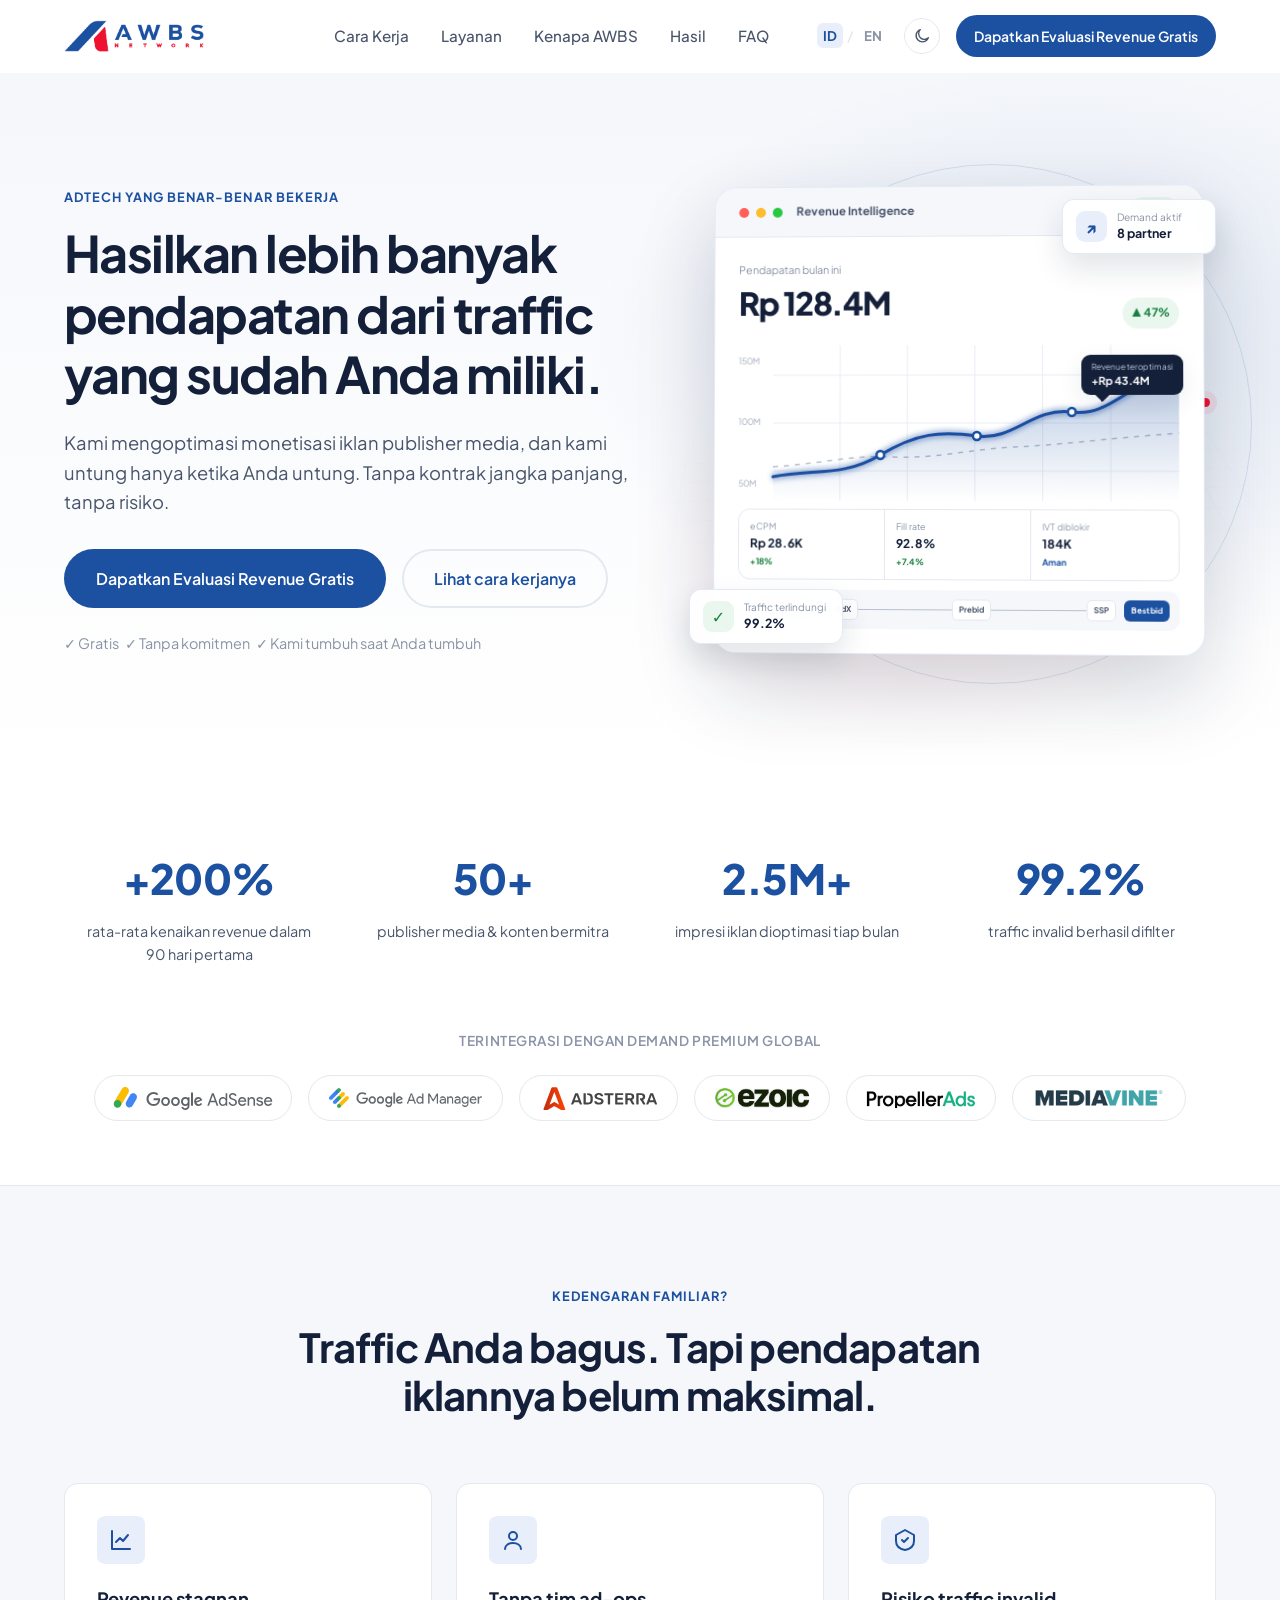
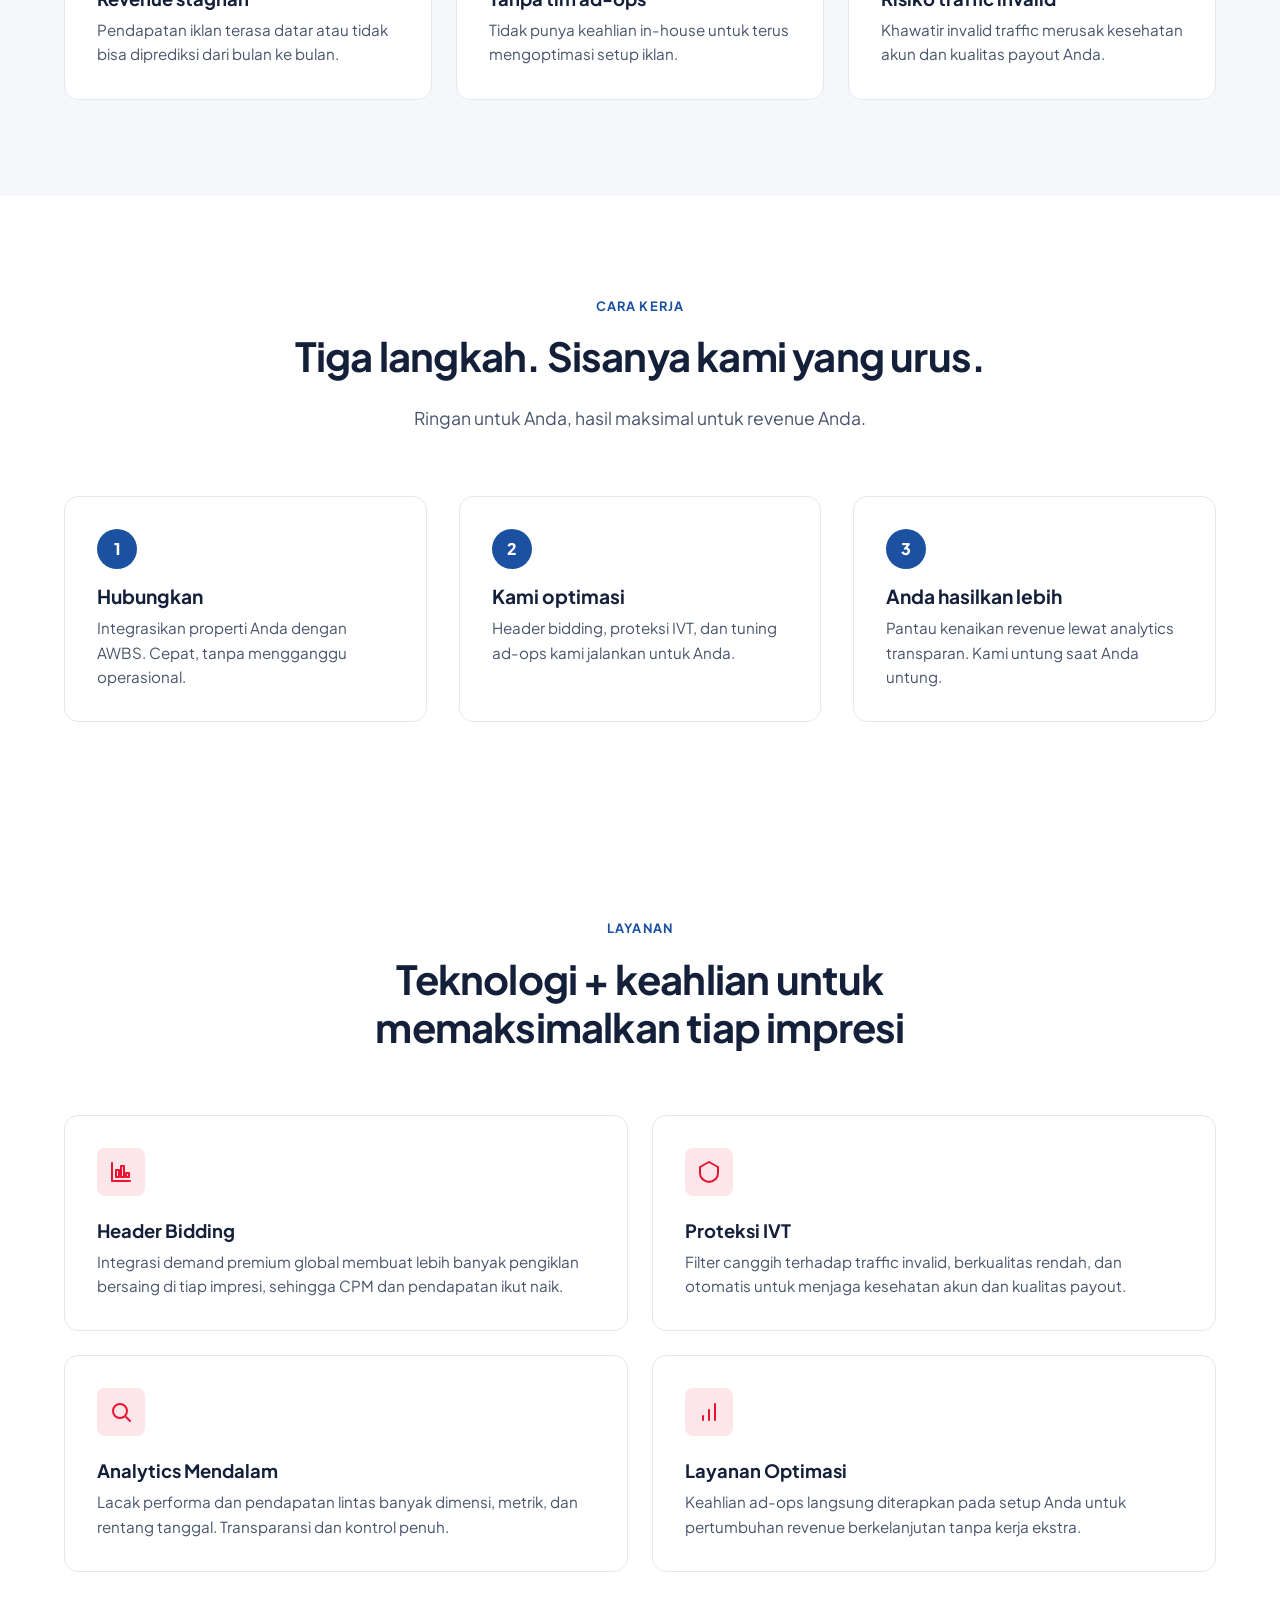
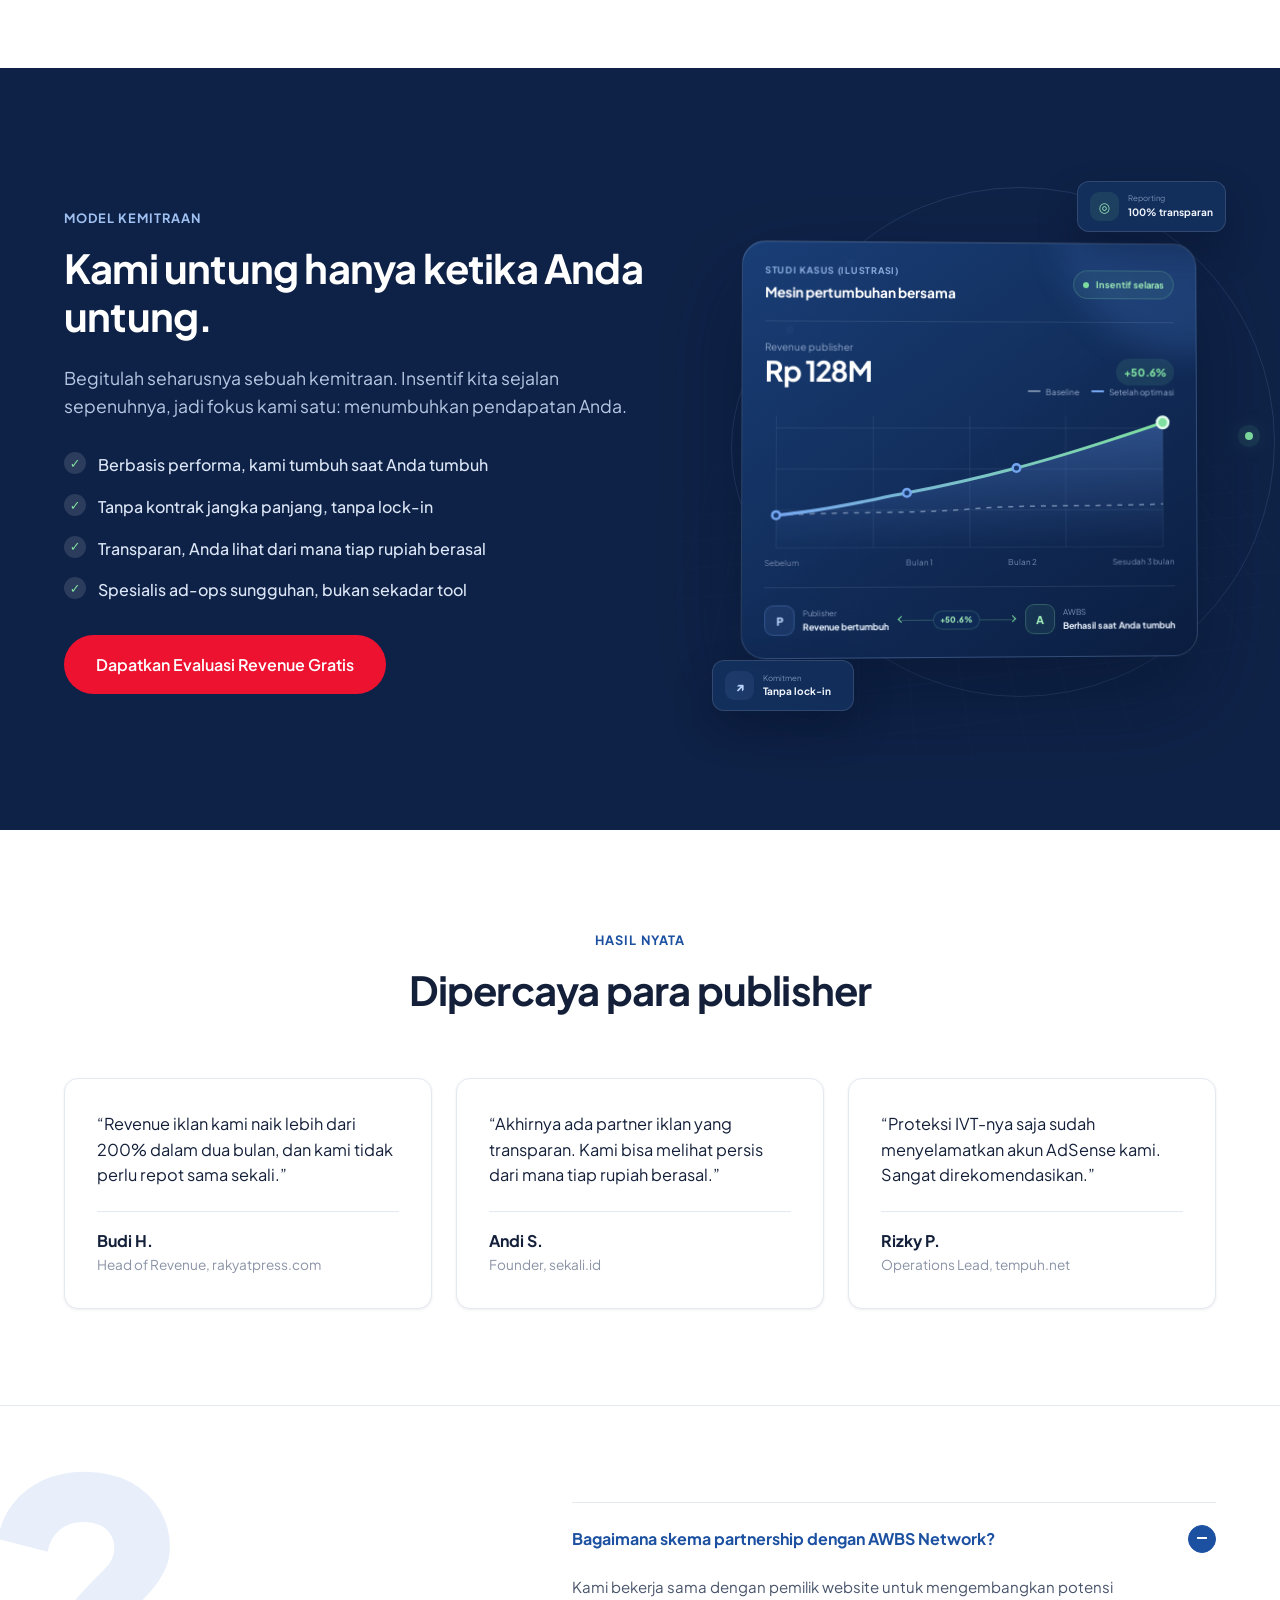
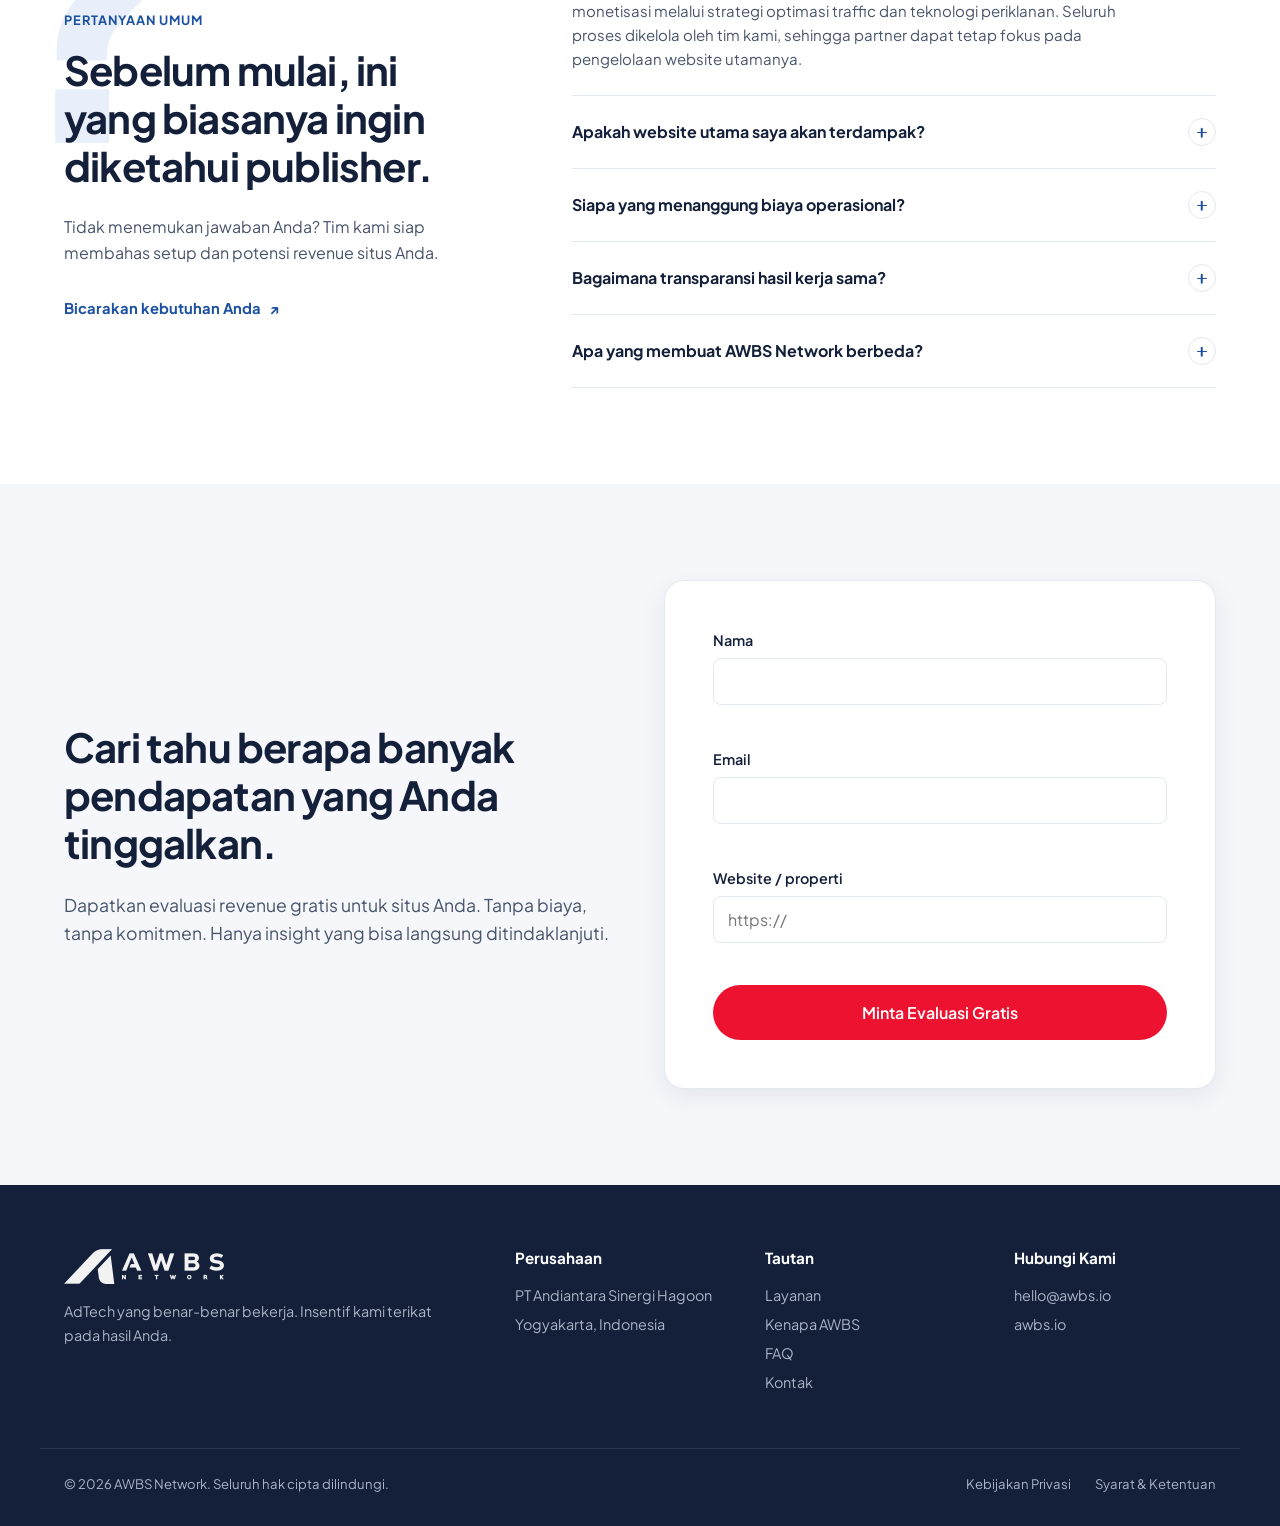
<file: index.html>
<!DOCTYPE html>
<html lang="id">
<head>
  <meta charset="UTF-8" />
  <meta name="viewport" content="width=device-width, initial-scale=1.0" />
  <title data-i18n="meta.title">Optimasi Monetisasi Iklan Publisher | AWBS Network</title>
  <meta name="description" data-i18n="meta.description" content="Tingkatkan pendapatan iklan situs Anda bersama AWBS Network melalui header bidding, proteksi IVT, analytics, dan optimasi ad-ops tanpa kontrak jangka panjang." />
  <meta name="author" content="AWBS Network" />
  <meta name="robots" content="index, follow, max-image-preview:large, max-snippet:-1, max-video-preview:-1" />
  <meta name="theme-color" content="#1C50A1" />
  <link rel="canonical" href="https://awbs.io/" />

  <meta property="og:type" content="website" />
  <meta property="og:site_name" content="AWBS Network" />
  <meta property="og:url" content="https://awbs.io/" />
  <meta property="og:locale" data-i18n="meta.locale" content="id_ID" />
  <meta property="og:title" data-i18n="meta.title" content="Optimasi Monetisasi Iklan Publisher | AWBS Network" />
  <meta property="og:description" data-i18n="meta.description" content="Tingkatkan pendapatan iklan situs Anda bersama AWBS Network melalui header bidding, proteksi IVT, analytics, dan optimasi ad-ops tanpa kontrak jangka panjang." />
  <meta property="og:image" content="https://awbs.io/assets/logo-only.png" />
  <meta property="og:image:secure_url" content="https://awbs.io/assets/logo-only.png" />
  <meta property="og:image:type" content="image/png" />
  <meta property="og:image:width" content="2000" />
  <meta property="og:image:height" content="2000" />
  <meta property="og:image:alt" data-i18n="meta.imageAlt" content="Logo AWBS Network" />

  <meta name="twitter:card" content="summary" />
  <meta name="twitter:title" data-i18n="meta.title" content="Optimasi Monetisasi Iklan Publisher | AWBS Network" />
  <meta name="twitter:description" data-i18n="meta.description" content="Tingkatkan pendapatan iklan situs Anda bersama AWBS Network melalui header bidding, proteksi IVT, analytics, dan optimasi ad-ops tanpa kontrak jangka panjang." />
  <meta name="twitter:image" content="https://awbs.io/assets/logo-only.png" />
  <meta name="twitter:image:alt" data-i18n="meta.imageAlt" content="Logo AWBS Network" />

  <link rel="icon" type="image/png" sizes="2000x2000" href="assets/logo-only.png" />
  <link rel="apple-touch-icon" href="assets/logo-only.png" />
  <link rel="preconnect" href="https://fonts.googleapis.com" />
  <link rel="preconnect" href="https://fonts.gstatic.com" crossorigin />
  <link href="https://fonts.googleapis.com/css2?family=Plus+Jakarta+Sans:wght@400;500;600;700;800&amp;display=swap" rel="stylesheet" />
  <link rel="stylesheet" href="css/style.css" />
  <script type="application/ld+json">
    {
      "@context": "https://schema.org",
      "@graph": [
        {
          "@type": "Organization",
          "@id": "https://awbs.io/#organization",
          "name": "AWBS Network",
          "legalName": "PT Andiantara Sinergi Hagoon",
          "url": "https://awbs.io/",
          "logo": {
            "@type": "ImageObject",
            "url": "https://awbs.io/assets/logo-only.png",
            "width": 2000,
            "height": 2000
          },
          "email": "hello@awbs.io",
          "address": {
            "@type": "PostalAddress",
            "addressLocality": "Yogyakarta",
            "addressCountry": "ID"
          }
        },
        {
          "@type": "WebSite",
          "@id": "https://awbs.io/#website",
          "url": "https://awbs.io/",
          "name": "AWBS Network",
          "inLanguage": ["id-ID", "en"],
          "publisher": {
            "@id": "https://awbs.io/#organization"
          }
        },
        {
          "@type": "Service",
          "@id": "https://awbs.io/#service",
          "name": "Optimasi Monetisasi Iklan Publisher",
          "serviceType": "Ad monetization optimization",
          "url": "https://awbs.io/#services",
          "description": "Layanan header bidding, proteksi invalid traffic, analytics, dan optimasi ad-ops untuk membantu publisher meningkatkan pendapatan iklan.",
          "provider": {
            "@id": "https://awbs.io/#organization"
          },
          "audience": {
            "@type": "BusinessAudience",
            "audienceType": "Media, news, and content publishers"
          }
        }
      ]
    }
  </script>
  <!-- Terapkan tema sebelum paint pertama supaya tidak ada kedip putih (FOUC) -->
  <script>
    (function () {
      try {
        var saved = localStorage.getItem('awbs-theme');
        if (saved === 'dark' || saved === 'light') {
          document.documentElement.setAttribute('data-theme', saved);
        }
      } catch (e) { /* localStorage diblokir: jatuh ke preferensi OS */ }
    })();
  </script>
  <script src="js/i18n.js" defer></script>
  <script src="js/main.js" defer></script>
  <script src="js/form.js" defer></script>
</head>
<body>
  <a href="#hero" class="skip-link" data-i18n="a11y.skip">Lewati ke konten utama</a>

  <!-- ============ HEADER / NAV ============ -->
  <header id="header" class="header">
    <div class="container header__inner">
      <a href="#hero" class="header__brand" aria-label="AWBS Network">
        <img src="assets/logo.png" alt="AWBS Network" class="header__logo header__logo--light" width="150" height="34" />
        <img src="assets/logo-white.png" alt="" aria-hidden="true" class="header__logo header__logo--dark" width="150" height="34" />
      </a>

      <nav class="nav" aria-label="Navigasi utama">
        <ul class="nav__list" id="navList">
          <li><a href="#how" class="nav__link" data-i18n="nav.how">Cara Kerja</a></li>
          <li><a href="#services" class="nav__link" data-i18n="nav.services">Layanan</a></li>
          <li><a href="#why" class="nav__link" data-i18n="nav.why">Kenapa AWBS</a></li>
          <li><a href="#proof" class="nav__link" data-i18n="nav.proof">Hasil</a></li>
          <li><a href="#faq" class="nav__link" data-i18n="nav.faq">FAQ</a></li>
        </ul>
      </nav>

      <div class="header__actions">
        <div class="lang-switch" role="group" aria-label="Pilih bahasa">
          <button type="button" class="lang-switch__btn is-active" data-lang="id" aria-pressed="true">ID</button>
          <span class="lang-switch__sep" aria-hidden="true">/</span>
          <button type="button" class="lang-switch__btn" data-lang="en" aria-pressed="false">EN</button>
        </div>
        <button type="button" class="theme-toggle" id="themeToggle" aria-label="Ganti tema gelap/terang" title="Ganti tema">
          <svg class="theme-toggle__sun" viewBox="0 0 24 24" aria-hidden="true" focusable="false">
            <circle cx="12" cy="12" r="4.2" />
            <path d="M12 2v2.6M12 19.4V22M4.2 4.2l1.9 1.9M17.9 17.9l1.9 1.9M2 12h2.6M19.4 12H22M4.2 19.8l1.9-1.9M17.9 6.1l1.9-1.9" />
          </svg>
          <svg class="theme-toggle__moon" viewBox="0 0 24 24" aria-hidden="true" focusable="false">
            <path d="M20.5 14.2A8.4 8.4 0 1 1 9.8 3.5a6.6 6.6 0 0 0 10.7 10.7Z" />
          </svg>
        </button>
        <a href="#contact" class="btn btn--primary btn--sm header__cta" data-i18n="cta.primary">Dapatkan Evaluasi Revenue Gratis</a>
        <button type="button" class="hamburger" id="hamburger" aria-label="Buka menu" aria-expanded="false" aria-controls="navList">
          <span></span><span></span><span></span>
        </button>
      </div>
    </div>
  </header>

  <main>
    <!-- ============ HERO ============ -->
    <section id="hero" class="hero">
      <div class="container hero__inner">
        <div class="hero__content">
          <span class="eyebrow" data-i18n="hero.eyebrow">AdTech yang Benar-Benar Bekerja</span>
          <h1 class="hero__title" data-i18n="hero.title">Hasilkan lebih banyak pendapatan dari traffic yang sudah Anda miliki.</h1>
          <p class="hero__subtitle" data-i18n="hero.subtitle">Kami mengoptimasi monetisasi iklan publisher media, dan kami untung hanya ketika Anda untung. Tanpa kontrak jangka panjang, tanpa risiko.</p>
          <div class="hero__actions">
            <a href="#contact" class="btn btn--primary btn--lg" data-i18n="cta.primary">Dapatkan Evaluasi Revenue Gratis</a>
            <a href="#how" class="btn btn--ghost btn--lg" data-i18n="hero.secondary">Lihat cara kerjanya</a>
          </div>
          <p class="hero__note" data-i18n="hero.note">✓ Gratis &nbsp; ✓ Tanpa komitmen &nbsp; ✓ Kami tumbuh saat Anda tumbuh</p>
        </div>

        <div class="hero__visual" aria-hidden="true">
          <div class="hero-grid"></div>
          <div class="hero-orbit hero-orbit--outer"><span></span><span></span><span></span></div>
          <div class="hero-orbit hero-orbit--inner"><span></span><span></span></div>

          <div class="signal-card signal-card--demand">
            <span class="signal-card__icon">↗</span>
            <span><small data-i18n="hero.signal.demand">Demand aktif</small><strong data-i18n="hero.signal.partners">8 partner</strong></span>
          </div>
          <div class="signal-card signal-card--shield">
            <span class="signal-card__icon signal-card__icon--green">✓</span>
            <span><small data-i18n="hero.signal.protection">Traffic terlindungi</small><strong>99.2%</strong></span>
          </div>

          <div class="dashboard">
            <div class="dashboard__head">
              <span class="dashboard__dot"></span><span class="dashboard__dot"></span><span class="dashboard__dot"></span>
              <span class="dashboard__title" data-i18n="hero.dash.title">Revenue Intelligence</span>
              <span class="dashboard__live"><i></i><span data-i18n="hero.dash.live">Live</span></span>
            </div>
            <div class="dashboard__body">
              <div class="dashboard__toolbar">
                <div class="dashboard__stat">
                  <span class="dashboard__label" data-i18n="hero.dash.revenue">Pendapatan bulan ini</span>
                  <span class="dashboard__value">Rp 128.4M</span>
                </div>
                <span class="dashboard__delta">▲ 47%</span>
              </div>

              <div class="chart-wrap">
                <div class="chart-wrap__axis"><span>150M</span><span>100M</span><span>50M</span></div>
                <svg class="chart" viewBox="0 0 420 156" preserveAspectRatio="none" role="img">
                  <defs>
                    <linearGradient id="heroChartGrad" x1="0" y1="0" x2="0" y2="1">
                      <stop offset="0%" stop-color="#1C50A1" stop-opacity="0.32"/>
                      <stop offset="100%" stop-color="#1C50A1" stop-opacity="0"/>
                    </linearGradient>
                    <filter id="heroChartGlow" x="-20%" y="-30%" width="140%" height="160%">
                      <feGaussianBlur stdDeviation="3" result="blur"/>
                      <feMerge><feMergeNode in="blur"/><feMergeNode in="SourceGraphic"/></feMerge>
                    </filter>
                  </defs>
                  <g class="chart__grid">
                    <path d="M0 30H420M0 78H420M0 126H420"/>
                    <path d="M70 0V156M140 0V156M210 0V156M280 0V156M350 0V156"/>
                  </g>
                  <path class="chart__baseline" d="M0 122 C58 118 80 110 125 112 S205 104 250 102 S340 94 420 88"/>
                  <path class="chart__area" d="M0 132 C44 124 74 132 112 110 S174 86 212 91 S270 62 310 67 S370 36 420 24 L420 156 L0 156 Z"/>
                  <path class="chart__line" d="M0 132 C44 124 74 132 112 110 S174 86 212 91 S270 62 310 67 S370 36 420 24" filter="url(#heroChartGlow)"/>
                  <g class="chart__points">
                    <circle cx="112" cy="110" r="4"/><circle cx="212" cy="91" r="4"/><circle cx="310" cy="67" r="4"/><circle cx="420" cy="24" r="5"/>
                  </g>
                </svg>
                <div class="chart-tooltip"><small data-i18n="hero.dash.optimized">Revenue teroptimasi</small><strong>+Rp 43.4M</strong></div>
              </div>

              <div class="dashboard__metrics">
                <div><span data-i18n="hero.dash.cpm">eCPM</span><strong>Rp 28.6K</strong><em>+18%</em></div>
                <div><span data-i18n="hero.dash.fill">Fill rate</span><strong>92.8%</strong><em>+7.4%</em></div>
                <div><span data-i18n="hero.dash.ivt">IVT diblokir</span><strong>184K</strong><em class="is-safe" data-i18n="hero.dash.safe">Aman</em></div>
              </div>

              <div class="auction-flow">
                <div class="auction-flow__label" data-i18n="hero.dash.auction">Lelang real-time</div>
                <div class="auction-flow__route">
                  <span>AdX</span><i></i><span>Prebid</span><i></i><span>SSP</span>
                  <b data-i18n="hero.dash.bestbid">Best bid</b>
                </div>
              </div>
            </div>
          </div>
        </div>
      </div>
    </section>

    <!-- ============ TRUST STRIP ============ -->
    <section id="trust" class="trust">
      <div class="container">
        <div class="stats">
          <div class="stat">
            <span class="stat__value">+200%</span>
            <span class="stat__label" data-i18n="trust.stat1">rata-rata kenaikan revenue dalam 90 hari pertama</span>
          </div>
          <div class="stat">
            <span class="stat__value">50+</span>
            <span class="stat__label" data-i18n="trust.stat2">publisher media &amp; konten bermitra</span>
          </div>
          <div class="stat">
            <span class="stat__value">2.5M+</span>
            <span class="stat__label" data-i18n="trust.stat3">impresi iklan dioptimasi tiap bulan</span>
          </div>
          <div class="stat">
            <span class="stat__value">99.2%</span>
            <span class="stat__label" data-i18n="trust.stat4">traffic invalid berhasil difilter</span>
          </div>
        </div>
        <p class="trust__badges-label" data-i18n="trust.partners">Terintegrasi dengan demand premium global</p>
        <div class="badges">
          <span class="badge badge--logo"><img src="assets/adsense.svg" alt="Google AdSense" loading="lazy" /></span>
          <span class="badge badge--logo"><img src="assets/admanager-final.png" alt="Google Ad Manager" loading="lazy" /></span>
          <span class="badge badge--logo"><img src="assets/adsterra-final.svg" alt="Adsterra" loading="lazy" /></span>
          <span class="badge badge--logo"><img src="assets/ezoic-final.png" alt="Ezoic" loading="lazy" /></span>
          <span class="badge badge--logo"><img src="assets/propellerads-final.png" alt="PropellerAds" loading="lazy" /></span>
          <span class="badge badge--logo"><img src="assets/mediavine-final.png" alt="Mediavine" loading="lazy" /></span>
        </div>
      </div>
    </section>

    <!-- ============ PROBLEM ============ -->
    <section id="problem" class="section problem">
      <div class="container">
        <div class="section__head">
          <span class="eyebrow" data-i18n="problem.eyebrow">Kedengaran familiar?</span>
          <h2 class="section__title" data-i18n="problem.title">Traffic Anda bagus. Tapi pendapatan iklannya belum maksimal.</h2>
        </div>
        <div class="cards cards--3">
          <div class="card problem__card">
            <div class="card__icon" aria-hidden="true">
              <svg viewBox="0 0 24 24" fill="none" stroke="currentColor" stroke-width="2" stroke-linecap="round" stroke-linejoin="round"><path d="M3 3v18h18"/><path d="M7 14l4-4 3 3 5-6"/></svg>
            </div>
            <h3 class="card__title" data-i18n="problem.c1.title">Revenue stagnan</h3>
            <p class="card__text" data-i18n="problem.c1.text">Pendapatan iklan terasa datar atau tidak bisa diprediksi dari bulan ke bulan.</p>
          </div>
          <div class="card problem__card">
            <div class="card__icon" aria-hidden="true">
              <svg viewBox="0 0 24 24" fill="none" stroke="currentColor" stroke-width="2" stroke-linecap="round" stroke-linejoin="round"><circle cx="12" cy="8" r="4"/><path d="M4 21c0-4 4-6 8-6s8 2 8 6"/></svg>
            </div>
            <h3 class="card__title" data-i18n="problem.c2.title">Tanpa tim ad-ops</h3>
            <p class="card__text" data-i18n="problem.c2.text">Tidak punya keahlian in-house untuk terus mengoptimasi setup iklan.</p>
          </div>
          <div class="card problem__card">
            <div class="card__icon" aria-hidden="true">
              <svg viewBox="0 0 24 24" fill="none" stroke="currentColor" stroke-width="2" stroke-linecap="round" stroke-linejoin="round"><path d="M12 2l9 5v6c0 5-4 8-9 9-5-1-9-4-9-9V7z"/><path d="M9 12l2 2 4-4"/></svg>
            </div>
            <h3 class="card__title" data-i18n="problem.c3.title">Risiko traffic invalid</h3>
            <p class="card__text" data-i18n="problem.c3.text">Khawatir invalid traffic merusak kesehatan akun dan kualitas payout Anda.</p>
          </div>
        </div>
      </div>
    </section>

    <!-- ============ HOW IT WORKS ============ -->
    <section id="how" class="section how">
      <div class="container">
        <div class="section__head">
          <span class="eyebrow" data-i18n="how.eyebrow">Cara Kerja</span>
          <h2 class="section__title" data-i18n="how.title">Tiga langkah. Sisanya kami yang urus.</h2>
          <p class="section__lead" data-i18n="how.lead">Ringan untuk Anda, hasil maksimal untuk revenue Anda.</p>
        </div>
        <ol class="steps">
          <li class="step">
            <span class="step__num">1</span>
            <h3 class="step__title" data-i18n="how.s1.title">Hubungkan</h3>
            <p class="step__text" data-i18n="how.s1.text">Integrasikan properti Anda dengan AWBS. Cepat, tanpa mengganggu operasional.</p>
          </li>
          <li class="step">
            <span class="step__num">2</span>
            <h3 class="step__title" data-i18n="how.s2.title">Kami optimasi</h3>
            <p class="step__text" data-i18n="how.s2.text">Header bidding, proteksi IVT, dan tuning ad-ops kami jalankan untuk Anda.</p>
          </li>
          <li class="step">
            <span class="step__num">3</span>
            <h3 class="step__title" data-i18n="how.s3.title">Anda hasilkan lebih</h3>
            <p class="step__text" data-i18n="how.s3.text">Pantau kenaikan revenue lewat analytics transparan. Kami untung saat Anda untung.</p>
          </li>
        </ol>
      </div>
    </section>

    <!-- ============ SERVICES ============ -->
    <section id="services" class="section services">
      <div class="container">
        <div class="section__head">
          <span class="eyebrow" data-i18n="services.eyebrow">Layanan</span>
          <h2 class="section__title" data-i18n="services.title">Teknologi + keahlian untuk memaksimalkan tiap impresi</h2>
        </div>
        <div class="cards cards--2">
          <div class="card service">
            <div class="card__icon card__icon--accent" aria-hidden="true">
              <svg viewBox="0 0 24 24" fill="none" stroke="currentColor" stroke-width="2" stroke-linecap="round" stroke-linejoin="round"><path d="M3 3v18h18"/><rect x="7" y="10" width="3" height="7"/><rect x="12" y="6" width="3" height="11"/><rect x="17" y="13" width="3" height="4"/></svg>
            </div>
            <h3 class="card__title" data-i18n="services.s1.title">Header Bidding</h3>
            <p class="card__text" data-i18n="services.s1.text">Integrasi demand premium global membuat lebih banyak pengiklan bersaing di tiap impresi, sehingga CPM dan pendapatan ikut naik.</p>
          </div>
          <div class="card service">
            <div class="card__icon card__icon--accent" aria-hidden="true">
              <svg viewBox="0 0 24 24" fill="none" stroke="currentColor" stroke-width="2" stroke-linecap="round" stroke-linejoin="round"><path d="M12 2l9 5v6c0 5-4 8-9 9-5-1-9-4-9-9V7z"/></svg>
            </div>
            <h3 class="card__title" data-i18n="services.s2.title">Proteksi IVT</h3>
            <p class="card__text" data-i18n="services.s2.text">Filter canggih terhadap traffic invalid, berkualitas rendah, dan otomatis untuk menjaga kesehatan akun dan kualitas payout.</p>
          </div>
          <div class="card service">
            <div class="card__icon card__icon--accent" aria-hidden="true">
              <svg viewBox="0 0 24 24" fill="none" stroke="currentColor" stroke-width="2" stroke-linecap="round" stroke-linejoin="round"><circle cx="11" cy="11" r="7"/><path d="M21 21l-4-4"/></svg>
            </div>
            <h3 class="card__title" data-i18n="services.s3.title">Analytics Mendalam</h3>
            <p class="card__text" data-i18n="services.s3.text">Lacak performa dan pendapatan lintas banyak dimensi, metrik, dan rentang tanggal. Transparansi dan kontrol penuh.</p>
          </div>
          <div class="card service">
            <div class="card__icon card__icon--accent" aria-hidden="true">
              <svg viewBox="0 0 24 24" fill="none" stroke="currentColor" stroke-width="2" stroke-linecap="round" stroke-linejoin="round"><path d="M12 20V10"/><path d="M18 20V4"/><path d="M6 20v-4"/></svg>
            </div>
            <h3 class="card__title" data-i18n="services.s4.title">Layanan Optimasi</h3>
            <p class="card__text" data-i18n="services.s4.text">Keahlian ad-ops langsung diterapkan pada setup Anda untuk pertumbuhan revenue berkelanjutan tanpa kerja ekstra.</p>
          </div>
        </div>
      </div>
    </section>

    <!-- ============ WHY AWBS ============ -->
    <section id="why" class="section why">
      <div class="container why__inner">
        <div class="why__content">
          <span class="eyebrow eyebrow--light" data-i18n="why.eyebrow">Model Kemitraan</span>
          <h2 class="section__title" data-i18n="why.title">Kami untung hanya ketika Anda untung.</h2>
          <p class="section__lead" data-i18n="why.lead">Begitulah seharusnya sebuah kemitraan. Insentif kita sejalan sepenuhnya, jadi fokus kami satu: menumbuhkan pendapatan Anda.</p>
          <ul class="checklist">
            <li data-i18n="why.p1">Berbasis performa, kami tumbuh saat Anda tumbuh</li>
            <li data-i18n="why.p2">Tanpa kontrak jangka panjang, tanpa lock-in</li>
            <li data-i18n="why.p3">Transparan, Anda lihat dari mana tiap rupiah berasal</li>
            <li data-i18n="why.p4">Spesialis ad-ops sungguhan, bukan sekadar tool</li>
          </ul>
          <a href="#contact" class="btn btn--accent btn--lg" data-i18n="cta.primary">Dapatkan Evaluasi Revenue Gratis</a>
        </div>
        <div class="why__visual" aria-hidden="true">
          <div class="partnership-visual">
            <div class="partnership-visual__grid"></div>
            <div class="partnership-orbit partnership-orbit--one"><i></i><i></i></div>
            <div class="partnership-orbit partnership-orbit--two"><i></i></div>

            <div class="partnership-panel">
              <div class="partnership-panel__head">
                <div>
                  <span class="partnership-panel__eyebrow" data-i18n="why.case.label">Studi kasus (ilustrasi)</span>
                  <strong data-i18n="why.visual.title">Mesin pertumbuhan bersama</strong>
                </div>
                <span class="partnership-panel__status"><i></i><span data-i18n="why.visual.status">Insentif selaras</span></span>
              </div>

              <div class="partnership-chart">
                <div class="partnership-chart__summary">
                  <span data-i18n="why.visual.revenue">Revenue publisher</span>
                  <strong>Rp 128M</strong>
                  <em>+50.6%</em>
                </div>
                <div class="partnership-chart__legend">
                  <span><i></i><span data-i18n="why.visual.baseline">Baseline</span></span>
                  <span><i></i><span data-i18n="why.visual.optimized">Setelah optimasi</span></span>
                </div>
                <svg viewBox="0 0 430 156" role="presentation">
                  <defs>
                    <linearGradient id="partnershipArea" x1="0" y1="0" x2="0" y2="1">
                      <stop offset="0" stop-color="#5B8DE0" stop-opacity=".38"/>
                      <stop offset="1" stop-color="#5B8DE0" stop-opacity="0"/>
                    </linearGradient>
                    <linearGradient id="partnershipLine" x1="0" y1="0" x2="1" y2="0">
                      <stop offset="0" stop-color="#76A7F1"/>
                      <stop offset="1" stop-color="#7FE0A0"/>
                    </linearGradient>
                  </defs>
                  <g class="partnership-chart__gridlines">
                    <path d="M12 25H418M12 68H418M12 111H418M12 150H418"/>
                    <path d="M12 12V150M113 12V150M214 12V150M315 12V150M418 12V150"/>
                  </g>
                  <path class="partnership-chart__baseline" d="M12 116 C98 112 151 115 214 110 S334 108 418 105"/>
                  <path class="partnership-chart__area" d="M12 116 C68 111 105 101 148 93 S221 78 263 67 S345 44 418 19 L418 150 L12 150Z"/>
                  <path class="partnership-chart__line" d="M12 116 C68 111 105 101 148 93 S221 78 263 67 S345 44 418 19"/>
                  <g class="partnership-chart__points">
                    <circle cx="12" cy="116" r="4"/><circle cx="148" cy="93" r="4"/><circle cx="263" cy="67" r="4"/><circle cx="418" cy="19" r="6"/>
                  </g>
                </svg>
                <div class="partnership-chart__months"><span data-i18n="why.case.before">Sebelum</span><span data-i18n="why.visual.month1">Bulan 1</span><span data-i18n="why.visual.month2">Bulan 2</span><span data-i18n="why.case.after">Sesudah 3 bulan</span></div>
              </div>

              <div class="alignment-flow">
                <div class="alignment-node alignment-node--publisher">
                  <span class="alignment-node__mark">P</span>
                  <span><small data-i18n="why.visual.publisher">Publisher</small><strong data-i18n="why.visual.publisherResult">Revenue bertumbuh</strong></span>
                </div>
                <div class="alignment-flow__link"><i></i><span>+50.6%</span></div>
                <div class="alignment-node alignment-node--awbs">
                  <span class="alignment-node__mark">A</span>
                  <span><small>AWBS</small><strong data-i18n="why.visual.awbsResult">Berhasil saat Anda tumbuh</strong></span>
                </div>
              </div>
            </div>

            <div class="partnership-chip partnership-chip--transparent">
              <span class="partnership-chip__icon">◎</span>
              <span><small data-i18n="why.visual.reporting">Reporting</small><strong data-i18n="why.visual.transparent">100% transparan</strong></span>
            </div>
            <div class="partnership-chip partnership-chip--flexible">
              <span class="partnership-chip__icon">↗</span>
              <span><small data-i18n="why.visual.commitment">Komitmen</small><strong data-i18n="why.visual.nolock">Tanpa lock-in</strong></span>
            </div>
          </div>
        </div>
      </div>
    </section>

    <!-- ============ PROOF ============ -->
    <section id="proof" class="section proof">
      <div class="container">
        <div class="section__head">
          <span class="eyebrow" data-i18n="proof.eyebrow">Hasil Nyata</span>
          <h2 class="section__title" data-i18n="proof.title">Dipercaya para publisher</h2>
        </div>
        <div class="cards cards--3">
          <figure class="testimonial">
            <blockquote data-i18n="proof.t1.quote">"Revenue iklan kami naik lebih dari 200% dalam dua bulan, dan kami tidak perlu repot sama sekali."</blockquote>
            <figcaption><strong data-i18n="proof.t1.name">Budi H.</strong><span data-i18n="proof.t1.role">Head of Revenue, rakyatpress.com</span></figcaption>
          </figure>
          <figure class="testimonial">
            <blockquote data-i18n="proof.t2.quote">"Akhirnya ada partner iklan yang transparan. Kami bisa melihat persis dari mana tiap rupiah berasal."</blockquote>
            <figcaption><strong data-i18n="proof.t2.name">Andi S.</strong><span data-i18n="proof.t2.role">Founder, sekali.id</span></figcaption>
          </figure>
          <figure class="testimonial">
            <blockquote data-i18n="proof.t3.quote">"Proteksi IVT-nya saja sudah menyelamatkan akun AdSense kami. Sangat direkomendasikan."</blockquote>
            <figcaption><strong data-i18n="proof.t3.name">Rizky P.</strong><span data-i18n="proof.t3.role">Operations Lead, tempuh.net</span></figcaption>
          </figure>
        </div>
      </div>
    </section>

    <!-- ============ FAQ ============ -->
    <section id="faq" class="section faq">
      <div class="container faq__layout">
        <div class="faq__intro">
          <span class="eyebrow" data-i18n="faq.eyebrow">Pertanyaan Umum</span>
          <h2 class="section__title" data-i18n="faq.title">Sebelum mulai, ini yang biasanya ingin diketahui publisher.</h2>
          <p class="section__lead" data-i18n="faq.lead">Tidak menemukan jawaban Anda? Tim kami siap membahas setup dan potensi revenue situs Anda.</p>
          <a href="#contact" class="faq__link" data-i18n="faq.contact">Bicarakan kebutuhan Anda <span aria-hidden="true">↗</span></a>
        </div>

        <div class="faq__list">
          <details class="faq__item" open>
            <summary><span data-i18n="faq.q1">Bagaimana skema partnership dengan AWBS Network?</span><i aria-hidden="true"></i></summary>
            <div class="faq__answer"><p data-i18n="faq.a1">Kami bekerja sama dengan pemilik website untuk mengembangkan potensi monetisasi melalui strategi optimasi traffic dan teknologi periklanan. Seluruh proses dikelola oleh tim kami, sehingga partner dapat tetap fokus pada pengelolaan website utamanya.</p></div>
          </details>
          <details class="faq__item">
            <summary><span data-i18n="faq.q2">Apakah website utama saya akan terdampak?</span><i aria-hidden="true"></i></summary>
            <div class="faq__answer"><p data-i18n="faq.a2">Tidak. Implementasi dilakukan melalui subdomain dengan server yang terpisah dari website utama. Pendekatan ini dirancang agar website utama tetap berjalan seperti biasa tanpa mengganggu performa maupun operasionalnya.</p></div>
          </details>
          <details class="faq__item">
            <summary><span data-i18n="faq.q3">Siapa yang menanggung biaya operasional?</span><i aria-hidden="true"></i></summary>
            <div class="faq__answer"><p data-i18n="faq.a3">Seluruh biaya operasional, termasuk infrastruktur, pengelolaan kampanye, dan kebutuhan teknis lainnya ditanggung oleh AWBS Network. Partner tidak perlu mengeluarkan biaya tambahan untuk menjalankan kerja sama ini.</p></div>
          </details>
          <details class="faq__item">
            <summary><span data-i18n="faq.q4">Bagaimana transparansi hasil kerja sama?</span><i aria-hidden="true"></i></summary>
            <div class="faq__answer"><p data-i18n="faq.a4">Kami mengutamakan transparansi. Seluruh data terkait performa dan pendapatan dapat dipantau sesuai mekanisme yang telah disepakati bersama, sehingga partner memiliki visibilitas yang jelas terhadap hasil kolaborasi.</p></div>
          </details>
          <details class="faq__item">
            <summary><span data-i18n="faq.q5">Apa yang membuat AWBS Network berbeda?</span><i aria-hidden="true"></i></summary>
            <div class="faq__answer"><p data-i18n="faq.a5">AWBS Network menggabungkan pengalaman tim digital advertising, pemanfaatan Artificial Intelligence, serta strategi optimasi berbasis data untuk membantu meningkatkan kualitas traffic dan potensi monetisasi website secara berkelanjutan.</p></div>
          </details>
        </div>
      </div>
    </section>

    <!-- ============ FINAL CTA / CONTACT ============ -->
    <section id="contact" class="section contact">
      <div class="container contact__inner">
        <div class="contact__copy">
          <h2 class="section__title" data-i18n="contact.title">Cari tahu berapa banyak pendapatan yang Anda tinggalkan.</h2>
          <p class="section__lead" data-i18n="contact.lead">Dapatkan evaluasi revenue gratis untuk situs Anda. Tanpa biaya, tanpa komitmen. Hanya insight yang bisa langsung ditindaklanjuti.</p>
        </div>
        <form class="lead-form" id="leadForm" novalidate>
          <div class="field">
            <label for="name" data-i18n="contact.form.name">Nama</label>
            <input type="text" id="name" name="name" required autocomplete="name" />
            <span class="field__error" data-error-for="name"></span>
          </div>
          <div class="field">
            <label for="email" data-i18n="contact.form.email">Email</label>
            <input type="email" id="email" name="email" required autocomplete="email" />
            <span class="field__error" data-error-for="email"></span>
          </div>
          <div class="field">
            <label for="website" data-i18n="contact.form.website">Website / properti</label>
            <input type="url" id="website" name="website" required placeholder="https://" />
            <span class="field__error" data-error-for="website"></span>
          </div>
          <button type="submit" class="btn btn--accent btn--lg btn--block" data-i18n="contact.form.submit">Minta Evaluasi Gratis</button>
          <p class="lead-form__success" id="formSuccess" hidden data-i18n="contact.form.success">Terima kasih! Tim kami akan menghubungi Anda dalam 1×24 jam.</p>
        </form>
      </div>
    </section>
  </main>

  <!-- ============ FOOTER ============ -->
  <footer id="footer" class="footer">
    <div class="container footer__inner">
      <div class="footer__brand">
        <img src="assets/logo-white.png" alt="AWBS Network" class="footer__logo" width="160" height="35" />
        <p class="footer__tagline" data-i18n="footer.tagline">AdTech yang benar-benar bekerja. Insentif kami terikat pada hasil Anda.</p>
      </div>
      <div class="footer__col">
        <h4 data-i18n="footer.company.title">Perusahaan</h4>
        <p>PT Andiantara Sinergi Hagoon</p>
        <p data-i18n="footer.company.address">Yogyakarta, Indonesia</p>
      </div>
      <div class="footer__col">
        <h4 data-i18n="footer.links.title">Tautan</h4>
        <a href="#services" data-i18n="nav.services">Layanan</a>
        <a href="#why" data-i18n="nav.why">Kenapa AWBS</a>
        <a href="#faq" data-i18n="nav.faq">FAQ</a>
        <a href="#contact" data-i18n="footer.links.contact">Kontak</a>
      </div>
      <div class="footer__col">
        <h4 data-i18n="footer.contact.title">Hubungi Kami</h4>
        <a href="mailto:hello@awbs.io">hello@awbs.io</a>
        <a href="https://awbs.io" target="_blank" rel="noopener">awbs.io</a>
      </div>
    </div>
    <div class="footer__bottom container">
      <span data-i18n="footer.copyright">© 2026 AWBS Network. Seluruh hak cipta dilindungi.</span>
      <div class="footer__legal">
        <a href="privacy.html" data-i18n="footer.privacy">Kebijakan Privasi</a>
        <a href="terms.html" data-i18n="footer.terms">Syarat &amp; Ketentuan</a>
      </div>
    </div>
  </footer>
</body>
</html>
</file>
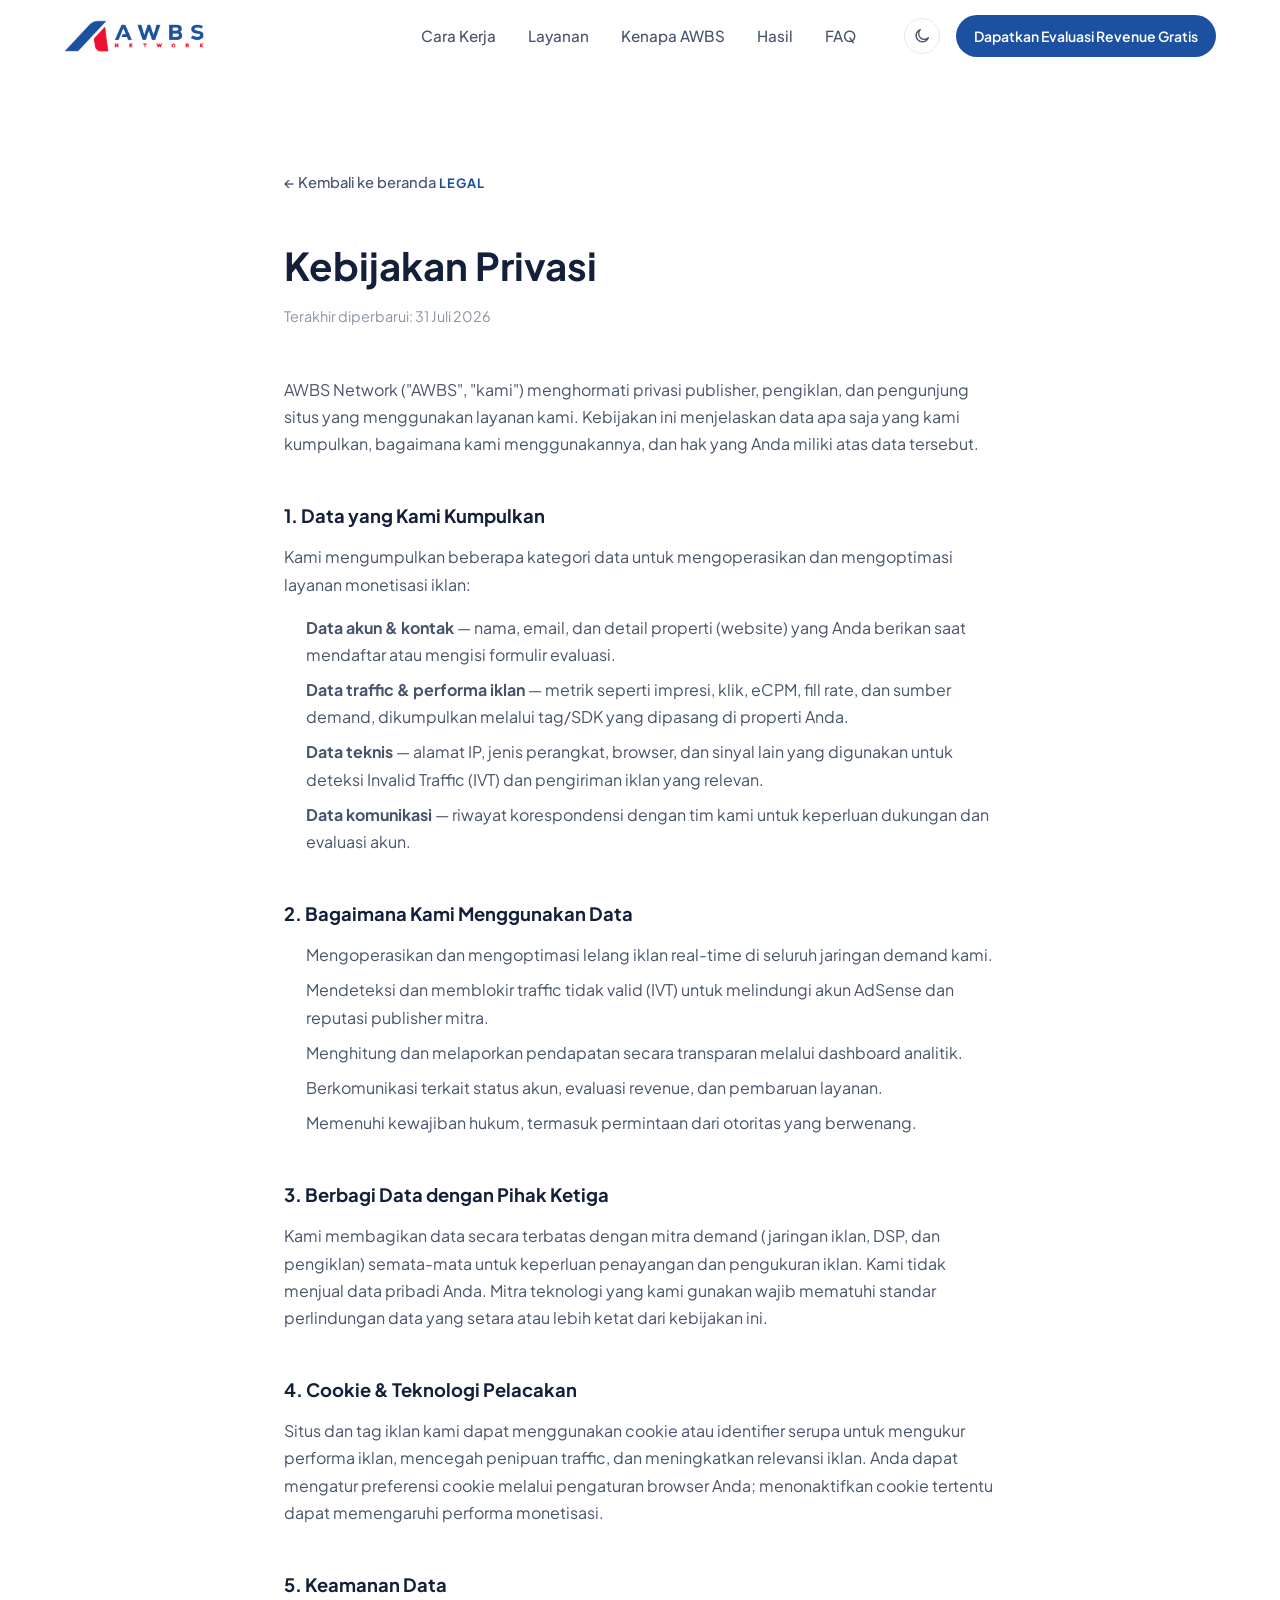
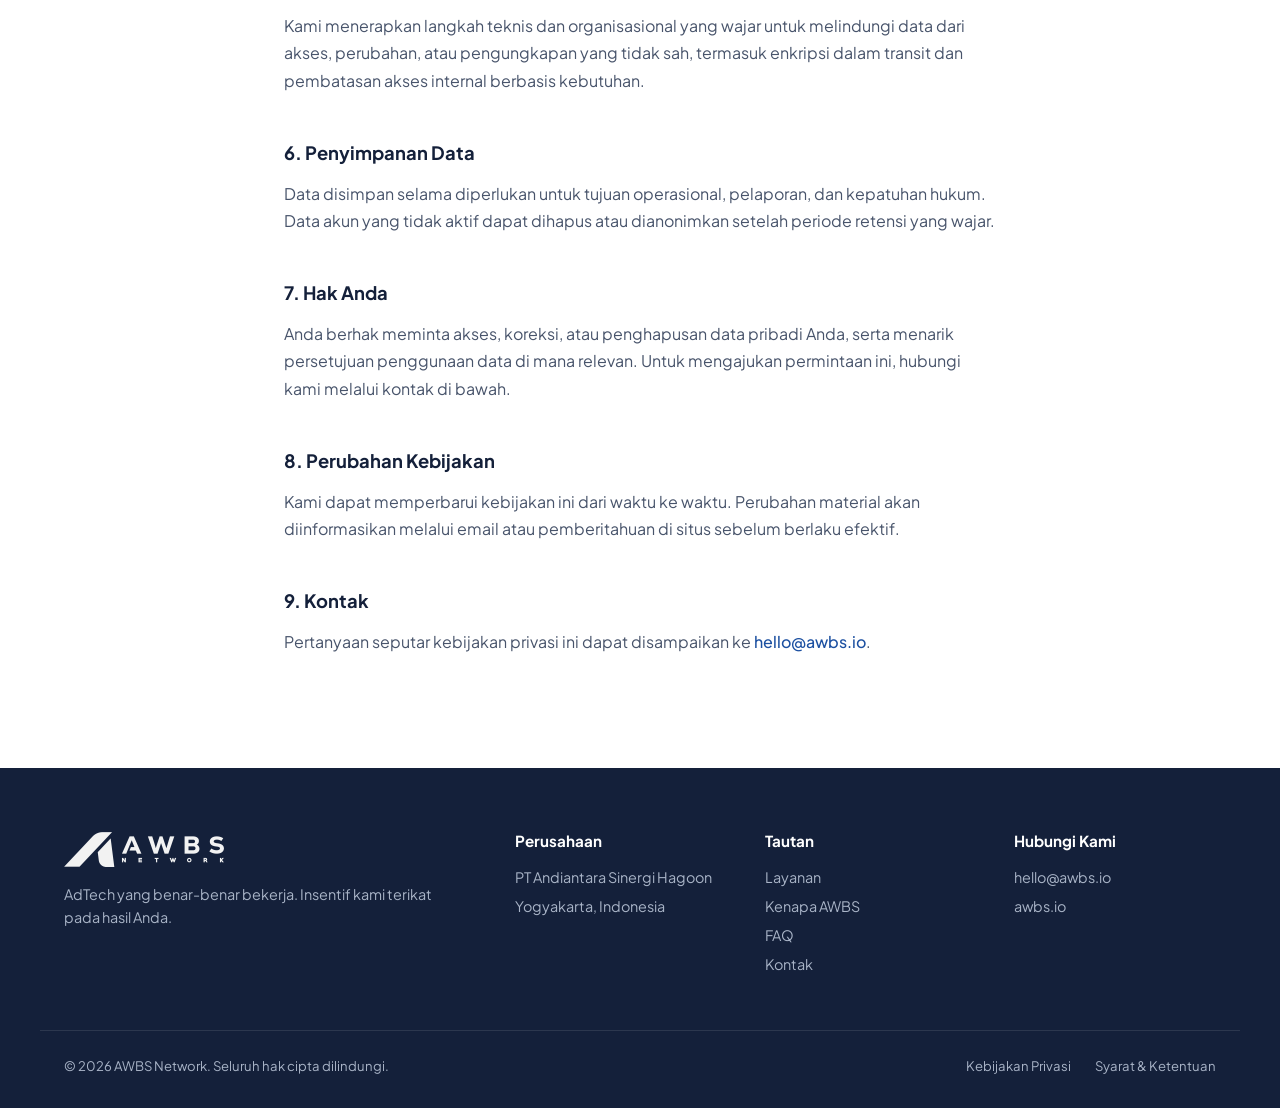
<file: privacy.html>
<!DOCTYPE html>
<html lang="id">
<head>
  <meta charset="UTF-8" />
  <meta name="viewport" content="width=device-width, initial-scale=1.0" />
  <title>Kebijakan Privasi — AWBS Network</title>
  <meta name="description" content="Kebijakan privasi AWBS Network: data yang kami kumpulkan, cara kami menggunakannya, dan hak Anda sebagai publisher mitra." />
  <meta name="author" content="AWBS Network" />
  <meta name="robots" content="index, follow, max-image-preview:large" />
  <meta name="theme-color" content="#1C50A1" />
  <link rel="canonical" href="https://awbs.io/privacy.html" />

  <meta property="og:type" content="website" />
  <meta property="og:site_name" content="AWBS Network" />
  <meta property="og:url" content="https://awbs.io/privacy.html" />
  <meta property="og:locale" content="id_ID" />
  <meta property="og:title" content="Kebijakan Privasi — AWBS Network" />
  <meta property="og:description" content="Kebijakan privasi AWBS Network: data yang kami kumpulkan, cara kami menggunakannya, dan hak Anda sebagai publisher mitra." />
  <meta property="og:image" content="https://awbs.io/assets/logo-only.png" />
  <meta property="og:image:alt" content="Logo AWBS Network" />

  <meta name="twitter:card" content="summary" />
  <meta name="twitter:title" content="Kebijakan Privasi — AWBS Network" />
  <meta name="twitter:description" content="Kebijakan privasi AWBS Network: data yang kami kumpulkan, cara kami menggunakannya, dan hak Anda sebagai publisher mitra." />
  <meta name="twitter:image" content="https://awbs.io/assets/logo-only.png" />
  <meta name="twitter:image:alt" content="Logo AWBS Network" />

  <link rel="icon" type="image/png" sizes="2000x2000" href="assets/logo-only.png" />
  <link rel="apple-touch-icon" href="assets/logo-only.png" />
  <link rel="preconnect" href="https://fonts.googleapis.com" />
  <link rel="preconnect" href="https://fonts.gstatic.com" crossorigin />
  <link href="https://fonts.googleapis.com/css2?family=Plus+Jakarta+Sans:wght@400;500;600;700;800&amp;display=swap" rel="stylesheet" />
  <link rel="stylesheet" href="css/style.css" />
  <!-- Terapkan tema sebelum paint pertama supaya tidak ada kedip putih (FOUC) -->
  <script>
    (function () {
      try {
        var saved = localStorage.getItem('awbs-theme');
        if (saved === 'dark' || saved === 'light') {
          document.documentElement.setAttribute('data-theme', saved);
        }
      } catch (e) { /* localStorage diblokir: jatuh ke preferensi OS */ }
    })();
  </script>
  <script src="js/main.js" defer></script>
</head>
<body>
  <a href="#main" class="skip-link">Lewati ke konten utama</a>

  <!-- ============ HEADER / NAV ============ -->
  <header id="header" class="header">
    <div class="container header__inner">
      <a href="index.html" class="header__brand" aria-label="AWBS Network">
        <img src="assets/logo.png" alt="AWBS Network" class="header__logo header__logo--light" width="150" height="34" />
        <img src="assets/logo-white.png" alt="" aria-hidden="true" class="header__logo header__logo--dark" width="150" height="34" />
      </a>

      <nav class="nav" aria-label="Navigasi utama">
        <ul class="nav__list" id="navList">
          <li><a href="index.html#how" class="nav__link">Cara Kerja</a></li>
          <li><a href="index.html#services" class="nav__link">Layanan</a></li>
          <li><a href="index.html#why" class="nav__link">Kenapa AWBS</a></li>
          <li><a href="index.html#proof" class="nav__link">Hasil</a></li>
          <li><a href="index.html#faq" class="nav__link">FAQ</a></li>
        </ul>
      </nav>

      <div class="header__actions">
        <button type="button" class="theme-toggle" id="themeToggle" aria-label="Ganti tema gelap/terang" title="Ganti tema">
          <svg class="theme-toggle__sun" viewBox="0 0 24 24" aria-hidden="true" focusable="false">
            <circle cx="12" cy="12" r="4.2" />
            <path d="M12 2v2.6M12 19.4V22M4.2 4.2l1.9 1.9M17.9 17.9l1.9 1.9M2 12h2.6M19.4 12H22M4.2 19.8l1.9-1.9M17.9 6.1l1.9-1.9" />
          </svg>
          <svg class="theme-toggle__moon" viewBox="0 0 24 24" aria-hidden="true" focusable="false">
            <path d="M20.5 14.2A8.4 8.4 0 1 1 9.8 3.5a6.6 6.6 0 0 0 10.7 10.7Z" />
          </svg>
        </button>
        <a href="index.html#contact" class="btn btn--primary btn--sm header__cta">Dapatkan Evaluasi Revenue Gratis</a>
        <button type="button" class="hamburger" id="hamburger" aria-label="Buka menu" aria-expanded="false" aria-controls="navList">
          <span></span><span></span><span></span>
        </button>
      </div>
    </div>
  </header>

  <main id="main">
    <!-- ============ LEGAL: KEBIJAKAN PRIVASI ============ -->
    <section class="section legal">
      <div class="container legal__container">
        <a href="index.html" class="legal__back">← Kembali ke beranda</a>
        <span class="eyebrow">Legal</span>
        <h1 class="legal__title">Kebijakan Privasi</h1>
        <p class="legal__updated">Terakhir diperbarui: 31 Juli 2026</p>

        <div class="legal__body">
          <p>AWBS Network ("AWBS", "kami") menghormati privasi publisher, pengiklan, dan pengunjung situs yang menggunakan layanan kami. Kebijakan ini menjelaskan data apa saja yang kami kumpulkan, bagaimana kami menggunakannya, dan hak yang Anda miliki atas data tersebut.</p>

          <h2>1. Data yang Kami Kumpulkan</h2>
          <p>Kami mengumpulkan beberapa kategori data untuk mengoperasikan dan mengoptimasi layanan monetisasi iklan:</p>
          <ul>
            <li><strong>Data akun &amp; kontak</strong> — nama, email, dan detail properti (website) yang Anda berikan saat mendaftar atau mengisi formulir evaluasi.</li>
            <li><strong>Data traffic &amp; performa iklan</strong> — metrik seperti impresi, klik, eCPM, fill rate, dan sumber demand, dikumpulkan melalui tag/SDK yang dipasang di properti Anda.</li>
            <li><strong>Data teknis</strong> — alamat IP, jenis perangkat, browser, dan sinyal lain yang digunakan untuk deteksi Invalid Traffic (IVT) dan pengiriman iklan yang relevan.</li>
            <li><strong>Data komunikasi</strong> — riwayat korespondensi dengan tim kami untuk keperluan dukungan dan evaluasi akun.</li>
          </ul>

          <h2>2. Bagaimana Kami Menggunakan Data</h2>
          <ul>
            <li>Mengoperasikan dan mengoptimasi lelang iklan real-time di seluruh jaringan demand kami.</li>
            <li>Mendeteksi dan memblokir traffic tidak valid (IVT) untuk melindungi akun AdSense dan reputasi publisher mitra.</li>
            <li>Menghitung dan melaporkan pendapatan secara transparan melalui dashboard analitik.</li>
            <li>Berkomunikasi terkait status akun, evaluasi revenue, dan pembaruan layanan.</li>
            <li>Memenuhi kewajiban hukum, termasuk permintaan dari otoritas yang berwenang.</li>
          </ul>

          <h2>3. Berbagi Data dengan Pihak Ketiga</h2>
          <p>Kami membagikan data secara terbatas dengan mitra demand (jaringan iklan, DSP, dan pengiklan) semata-mata untuk keperluan penayangan dan pengukuran iklan. Kami tidak menjual data pribadi Anda. Mitra teknologi yang kami gunakan wajib mematuhi standar perlindungan data yang setara atau lebih ketat dari kebijakan ini.</p>

          <h2>4. Cookie &amp; Teknologi Pelacakan</h2>
          <p>Situs dan tag iklan kami dapat menggunakan cookie atau identifier serupa untuk mengukur performa iklan, mencegah penipuan traffic, dan meningkatkan relevansi iklan. Anda dapat mengatur preferensi cookie melalui pengaturan browser Anda; menonaktifkan cookie tertentu dapat memengaruhi performa monetisasi.</p>

          <h2>5. Keamanan Data</h2>
          <p>Kami menerapkan langkah teknis dan organisasional yang wajar untuk melindungi data dari akses, perubahan, atau pengungkapan yang tidak sah, termasuk enkripsi dalam transit dan pembatasan akses internal berbasis kebutuhan.</p>

          <h2>6. Penyimpanan Data</h2>
          <p>Data disimpan selama diperlukan untuk tujuan operasional, pelaporan, dan kepatuhan hukum. Data akun yang tidak aktif dapat dihapus atau dianonimkan setelah periode retensi yang wajar.</p>

          <h2>7. Hak Anda</h2>
          <p>Anda berhak meminta akses, koreksi, atau penghapusan data pribadi Anda, serta menarik persetujuan penggunaan data di mana relevan. Untuk mengajukan permintaan ini, hubungi kami melalui kontak di bawah.</p>

          <h2>8. Perubahan Kebijakan</h2>
          <p>Kami dapat memperbarui kebijakan ini dari waktu ke waktu. Perubahan material akan diinformasikan melalui email atau pemberitahuan di situs sebelum berlaku efektif.</p>

          <h2>9. Kontak</h2>
          <p>Pertanyaan seputar kebijakan privasi ini dapat disampaikan ke <a href="mailto:hello@awbs.io">hello@awbs.io</a>.</p>
        </div>
      </div>
    </section>
  </main>

  <!-- ============ FOOTER ============ -->
  <footer id="footer" class="footer">
    <div class="container footer__inner">
      <div class="footer__brand">
        <img src="assets/logo-white.png" alt="AWBS Network" class="footer__logo" width="160" height="35" />
        <p class="footer__tagline">AdTech yang benar-benar bekerja. Insentif kami terikat pada hasil Anda.</p>
      </div>
      <div class="footer__col">
        <h4>Perusahaan</h4>
        <p>PT Andiantara Sinergi Hagoon</p>
        <p>Yogyakarta, Indonesia</p>
      </div>
      <div class="footer__col">
        <h4>Tautan</h4>
        <a href="index.html#services">Layanan</a>
        <a href="index.html#why">Kenapa AWBS</a>
        <a href="index.html#faq">FAQ</a>
        <a href="index.html#contact">Kontak</a>
      </div>
      <div class="footer__col">
        <h4>Hubungi Kami</h4>
        <a href="mailto:hello@awbs.io">hello@awbs.io</a>
        <a href="https://awbs.io" target="_blank" rel="noopener">awbs.io</a>
      </div>
    </div>
    <div class="footer__bottom container">
      <span>© 2026 AWBS Network. Seluruh hak cipta dilindungi.</span>
      <div class="footer__legal">
        <a href="privacy.html">Kebijakan Privasi</a>
        <a href="terms.html">Syarat &amp; Ketentuan</a>
      </div>
    </div>
  </footer>
</body>
</html>
</file>
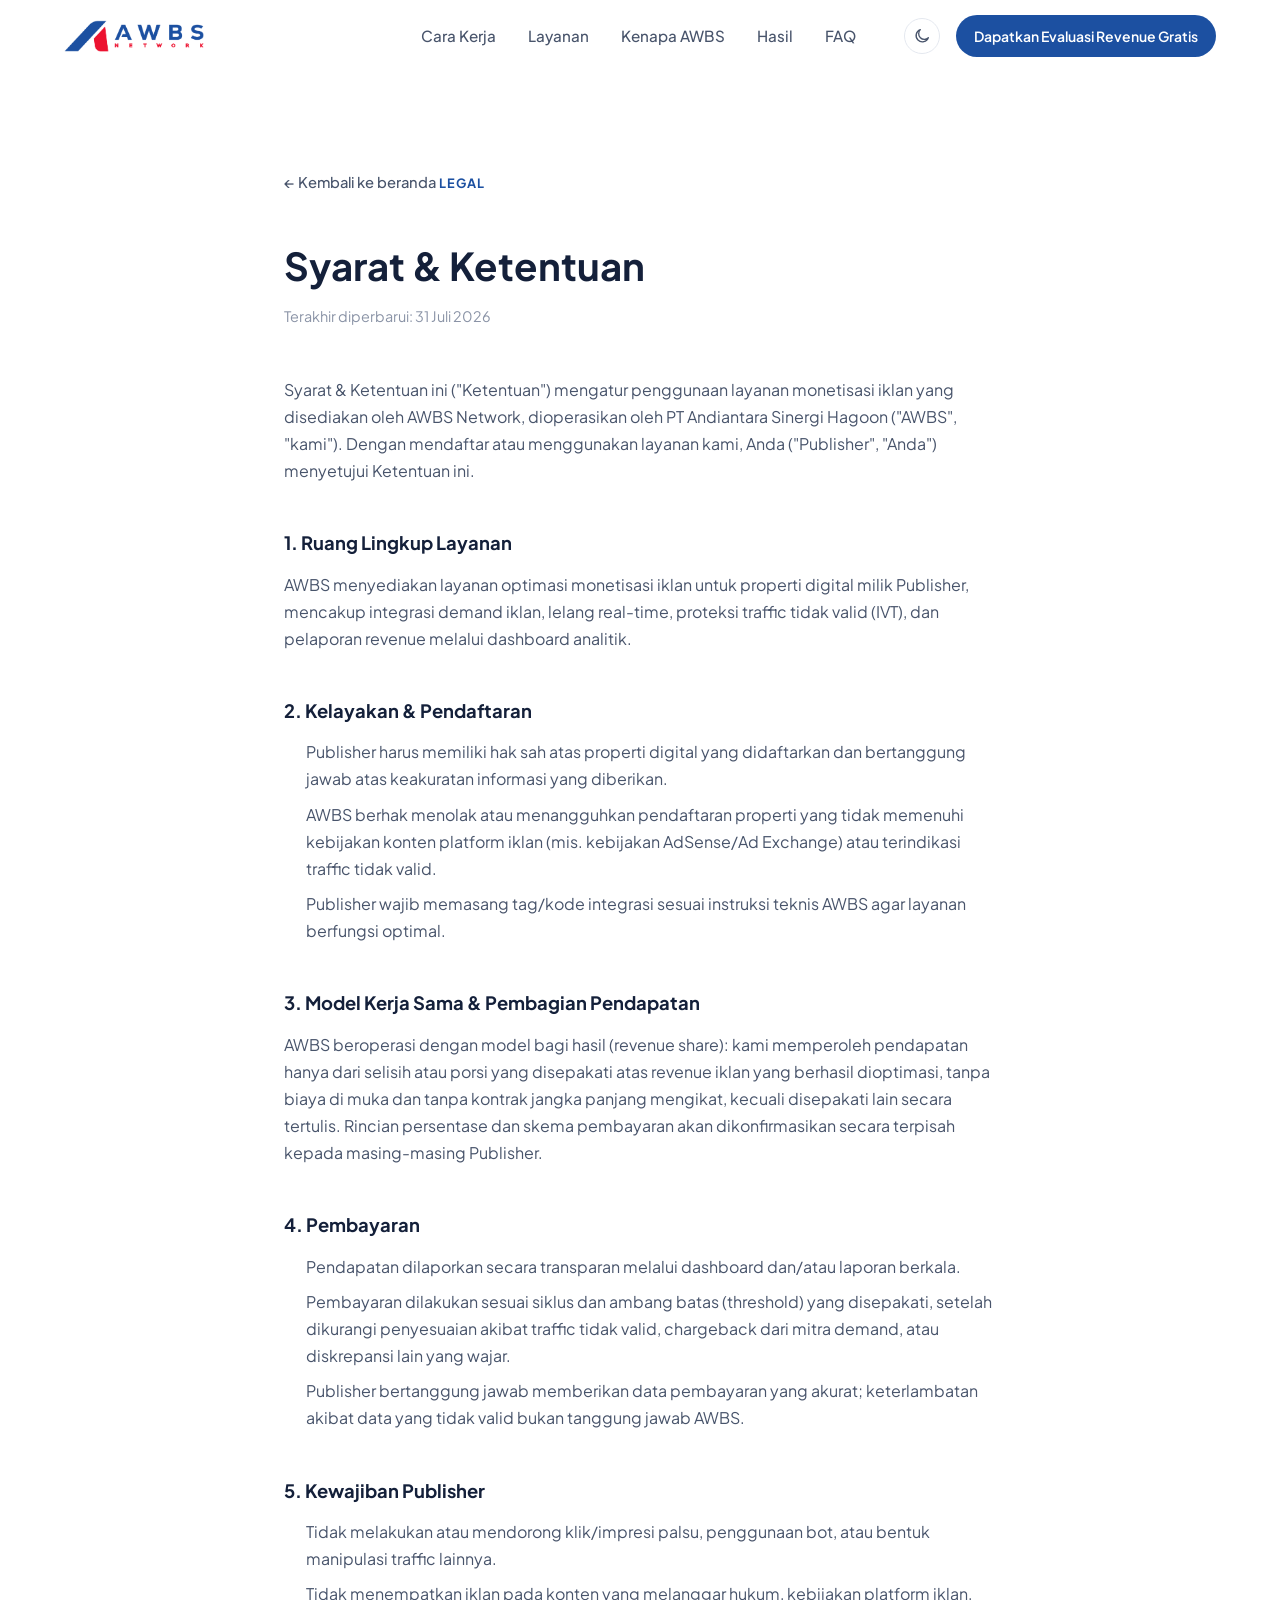
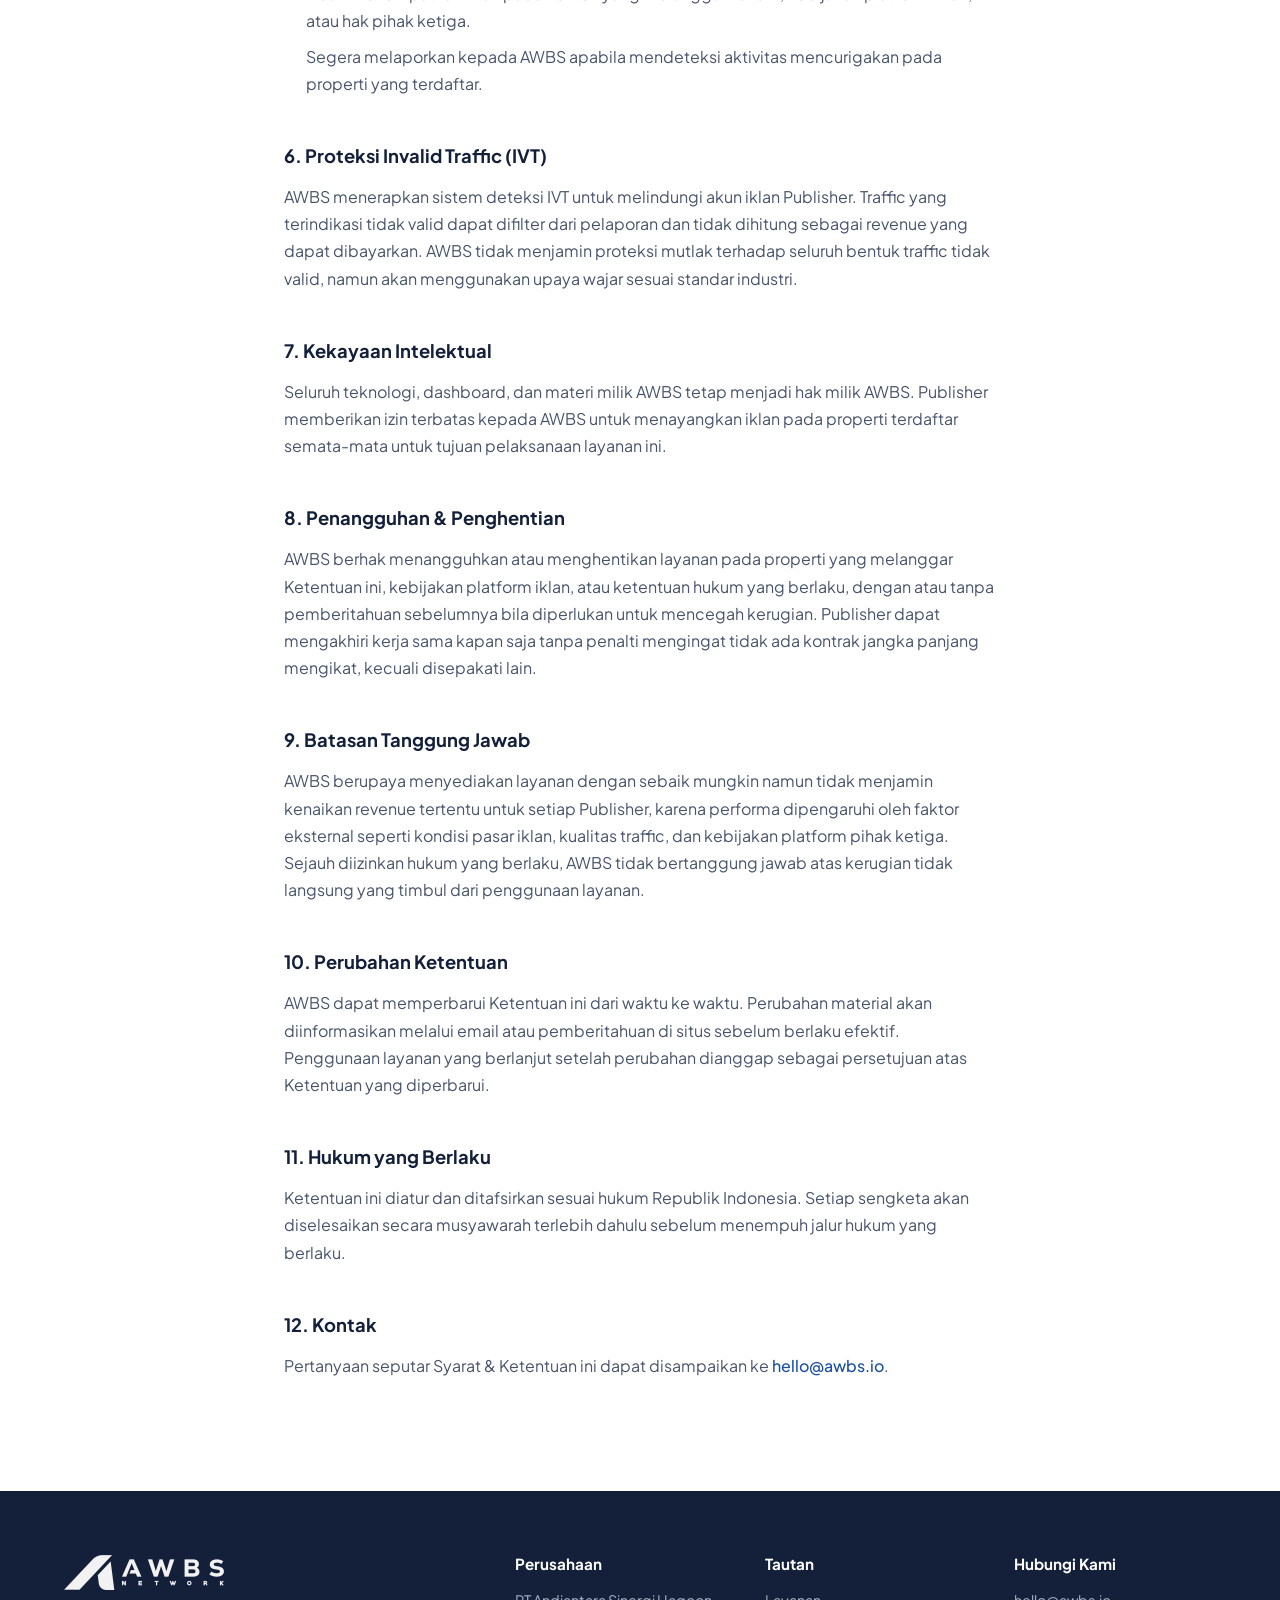
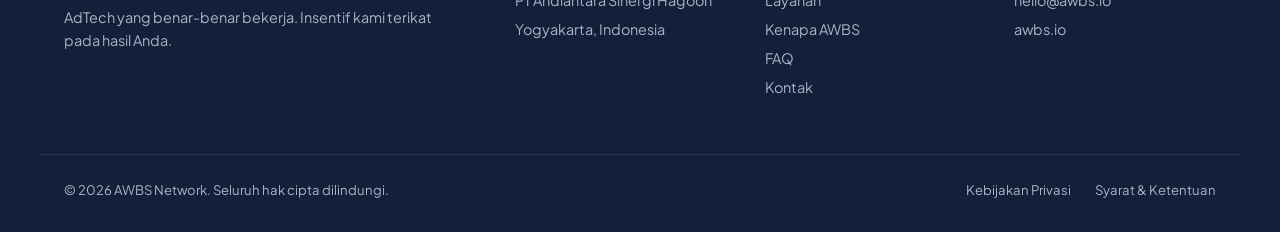
<file: terms.html>
<!DOCTYPE html>
<html lang="id">
<head>
  <meta charset="UTF-8" />
  <meta name="viewport" content="width=device-width, initial-scale=1.0" />
  <title>Syarat &amp; Ketentuan — AWBS Network</title>
  <meta name="description" content="Syarat dan ketentuan penggunaan layanan monetisasi iklan AWBS Network bagi publisher mitra." />
  <meta name="author" content="AWBS Network" />
  <meta name="robots" content="index, follow, max-image-preview:large" />
  <meta name="theme-color" content="#1C50A1" />
  <link rel="canonical" href="https://awbs.io/terms.html" />

  <meta property="og:type" content="website" />
  <meta property="og:site_name" content="AWBS Network" />
  <meta property="og:url" content="https://awbs.io/terms.html" />
  <meta property="og:locale" content="id_ID" />
  <meta property="og:title" content="Syarat &amp; Ketentuan — AWBS Network" />
  <meta property="og:description" content="Syarat dan ketentuan penggunaan layanan monetisasi iklan AWBS Network bagi publisher mitra." />
  <meta property="og:image" content="https://awbs.io/assets/logo-only.png" />
  <meta property="og:image:alt" content="Logo AWBS Network" />

  <meta name="twitter:card" content="summary" />
  <meta name="twitter:title" content="Syarat &amp; Ketentuan — AWBS Network" />
  <meta name="twitter:description" content="Syarat dan ketentuan penggunaan layanan monetisasi iklan AWBS Network bagi publisher mitra." />
  <meta name="twitter:image" content="https://awbs.io/assets/logo-only.png" />
  <meta name="twitter:image:alt" content="Logo AWBS Network" />

  <link rel="icon" type="image/png" sizes="2000x2000" href="assets/logo-only.png" />
  <link rel="apple-touch-icon" href="assets/logo-only.png" />
  <link rel="preconnect" href="https://fonts.googleapis.com" />
  <link rel="preconnect" href="https://fonts.gstatic.com" crossorigin />
  <link href="https://fonts.googleapis.com/css2?family=Plus+Jakarta+Sans:wght@400;500;600;700;800&amp;display=swap" rel="stylesheet" />
  <link rel="stylesheet" href="css/style.css" />
  <!-- Terapkan tema sebelum paint pertama supaya tidak ada kedip putih (FOUC) -->
  <script>
    (function () {
      try {
        var saved = localStorage.getItem('awbs-theme');
        if (saved === 'dark' || saved === 'light') {
          document.documentElement.setAttribute('data-theme', saved);
        }
      } catch (e) { /* localStorage diblokir: jatuh ke preferensi OS */ }
    })();
  </script>
  <script src="js/main.js" defer></script>
</head>
<body>
  <a href="#main" class="skip-link">Lewati ke konten utama</a>

  <!-- ============ HEADER / NAV ============ -->
  <header id="header" class="header">
    <div class="container header__inner">
      <a href="index.html" class="header__brand" aria-label="AWBS Network">
        <img src="assets/logo.png" alt="AWBS Network" class="header__logo header__logo--light" width="150" height="34" />
        <img src="assets/logo-white.png" alt="" aria-hidden="true" class="header__logo header__logo--dark" width="150" height="34" />
      </a>

      <nav class="nav" aria-label="Navigasi utama">
        <ul class="nav__list" id="navList">
          <li><a href="index.html#how" class="nav__link">Cara Kerja</a></li>
          <li><a href="index.html#services" class="nav__link">Layanan</a></li>
          <li><a href="index.html#why" class="nav__link">Kenapa AWBS</a></li>
          <li><a href="index.html#proof" class="nav__link">Hasil</a></li>
          <li><a href="index.html#faq" class="nav__link">FAQ</a></li>
        </ul>
      </nav>

      <div class="header__actions">
        <button type="button" class="theme-toggle" id="themeToggle" aria-label="Ganti tema gelap/terang" title="Ganti tema">
          <svg class="theme-toggle__sun" viewBox="0 0 24 24" aria-hidden="true" focusable="false">
            <circle cx="12" cy="12" r="4.2" />
            <path d="M12 2v2.6M12 19.4V22M4.2 4.2l1.9 1.9M17.9 17.9l1.9 1.9M2 12h2.6M19.4 12H22M4.2 19.8l1.9-1.9M17.9 6.1l1.9-1.9" />
          </svg>
          <svg class="theme-toggle__moon" viewBox="0 0 24 24" aria-hidden="true" focusable="false">
            <path d="M20.5 14.2A8.4 8.4 0 1 1 9.8 3.5a6.6 6.6 0 0 0 10.7 10.7Z" />
          </svg>
        </button>
        <a href="index.html#contact" class="btn btn--primary btn--sm header__cta">Dapatkan Evaluasi Revenue Gratis</a>
        <button type="button" class="hamburger" id="hamburger" aria-label="Buka menu" aria-expanded="false" aria-controls="navList">
          <span></span><span></span><span></span>
        </button>
      </div>
    </div>
  </header>

  <main id="main">
    <!-- ============ LEGAL: SYARAT & KETENTUAN ============ -->
    <section class="section legal">
      <div class="container legal__container">
        <a href="index.html" class="legal__back">← Kembali ke beranda</a>
        <span class="eyebrow">Legal</span>
        <h1 class="legal__title">Syarat &amp; Ketentuan</h1>
        <p class="legal__updated">Terakhir diperbarui: 31 Juli 2026</p>

        <div class="legal__body">
          <p>Syarat &amp; Ketentuan ini ("Ketentuan") mengatur penggunaan layanan monetisasi iklan yang disediakan oleh AWBS Network, dioperasikan oleh PT Andiantara Sinergi Hagoon ("AWBS", "kami"). Dengan mendaftar atau menggunakan layanan kami, Anda ("Publisher", "Anda") menyetujui Ketentuan ini.</p>

          <h2>1. Ruang Lingkup Layanan</h2>
          <p>AWBS menyediakan layanan optimasi monetisasi iklan untuk properti digital milik Publisher, mencakup integrasi demand iklan, lelang real-time, proteksi traffic tidak valid (IVT), dan pelaporan revenue melalui dashboard analitik.</p>

          <h2>2. Kelayakan &amp; Pendaftaran</h2>
          <ul>
            <li>Publisher harus memiliki hak sah atas properti digital yang didaftarkan dan bertanggung jawab atas keakuratan informasi yang diberikan.</li>
            <li>AWBS berhak menolak atau menangguhkan pendaftaran properti yang tidak memenuhi kebijakan konten platform iklan (mis. kebijakan AdSense/Ad Exchange) atau terindikasi traffic tidak valid.</li>
            <li>Publisher wajib memasang tag/kode integrasi sesuai instruksi teknis AWBS agar layanan berfungsi optimal.</li>
          </ul>

          <h2>3. Model Kerja Sama &amp; Pembagian Pendapatan</h2>
          <p>AWBS beroperasi dengan model bagi hasil (revenue share): kami memperoleh pendapatan hanya dari selisih atau porsi yang disepakati atas revenue iklan yang berhasil dioptimasi, tanpa biaya di muka dan tanpa kontrak jangka panjang mengikat, kecuali disepakati lain secara tertulis. Rincian persentase dan skema pembayaran akan dikonfirmasikan secara terpisah kepada masing-masing Publisher.</p>

          <h2>4. Pembayaran</h2>
          <ul>
            <li>Pendapatan dilaporkan secara transparan melalui dashboard dan/atau laporan berkala.</li>
            <li>Pembayaran dilakukan sesuai siklus dan ambang batas (threshold) yang disepakati, setelah dikurangi penyesuaian akibat traffic tidak valid, chargeback dari mitra demand, atau diskrepansi lain yang wajar.</li>
            <li>Publisher bertanggung jawab memberikan data pembayaran yang akurat; keterlambatan akibat data yang tidak valid bukan tanggung jawab AWBS.</li>
          </ul>

          <h2>5. Kewajiban Publisher</h2>
          <ul>
            <li>Tidak melakukan atau mendorong klik/impresi palsu, penggunaan bot, atau bentuk manipulasi traffic lainnya.</li>
            <li>Tidak menempatkan iklan pada konten yang melanggar hukum, kebijakan platform iklan, atau hak pihak ketiga.</li>
            <li>Segera melaporkan kepada AWBS apabila mendeteksi aktivitas mencurigakan pada properti yang terdaftar.</li>
          </ul>

          <h2>6. Proteksi Invalid Traffic (IVT)</h2>
          <p>AWBS menerapkan sistem deteksi IVT untuk melindungi akun iklan Publisher. Traffic yang terindikasi tidak valid dapat difilter dari pelaporan dan tidak dihitung sebagai revenue yang dapat dibayarkan. AWBS tidak menjamin proteksi mutlak terhadap seluruh bentuk traffic tidak valid, namun akan menggunakan upaya wajar sesuai standar industri.</p>

          <h2>7. Kekayaan Intelektual</h2>
          <p>Seluruh teknologi, dashboard, dan materi milik AWBS tetap menjadi hak milik AWBS. Publisher memberikan izin terbatas kepada AWBS untuk menayangkan iklan pada properti terdaftar semata-mata untuk tujuan pelaksanaan layanan ini.</p>

          <h2>8. Penangguhan &amp; Penghentian</h2>
          <p>AWBS berhak menangguhkan atau menghentikan layanan pada properti yang melanggar Ketentuan ini, kebijakan platform iklan, atau ketentuan hukum yang berlaku, dengan atau tanpa pemberitahuan sebelumnya bila diperlukan untuk mencegah kerugian. Publisher dapat mengakhiri kerja sama kapan saja tanpa penalti mengingat tidak ada kontrak jangka panjang mengikat, kecuali disepakati lain.</p>

          <h2>9. Batasan Tanggung Jawab</h2>
          <p>AWBS berupaya menyediakan layanan dengan sebaik mungkin namun tidak menjamin kenaikan revenue tertentu untuk setiap Publisher, karena performa dipengaruhi oleh faktor eksternal seperti kondisi pasar iklan, kualitas traffic, dan kebijakan platform pihak ketiga. Sejauh diizinkan hukum yang berlaku, AWBS tidak bertanggung jawab atas kerugian tidak langsung yang timbul dari penggunaan layanan.</p>

          <h2>10. Perubahan Ketentuan</h2>
          <p>AWBS dapat memperbarui Ketentuan ini dari waktu ke waktu. Perubahan material akan diinformasikan melalui email atau pemberitahuan di situs sebelum berlaku efektif. Penggunaan layanan yang berlanjut setelah perubahan dianggap sebagai persetujuan atas Ketentuan yang diperbarui.</p>

          <h2>11. Hukum yang Berlaku</h2>
          <p>Ketentuan ini diatur dan ditafsirkan sesuai hukum Republik Indonesia. Setiap sengketa akan diselesaikan secara musyawarah terlebih dahulu sebelum menempuh jalur hukum yang berlaku.</p>

          <h2>12. Kontak</h2>
          <p>Pertanyaan seputar Syarat &amp; Ketentuan ini dapat disampaikan ke <a href="mailto:hello@awbs.io">hello@awbs.io</a>.</p>
        </div>
      </div>
    </section>
  </main>

  <!-- ============ FOOTER ============ -->
  <footer id="footer" class="footer">
    <div class="container footer__inner">
      <div class="footer__brand">
        <img src="assets/logo-white.png" alt="AWBS Network" class="footer__logo" width="160" height="35" />
        <p class="footer__tagline">AdTech yang benar-benar bekerja. Insentif kami terikat pada hasil Anda.</p>
      </div>
      <div class="footer__col">
        <h4>Perusahaan</h4>
        <p>PT Andiantara Sinergi Hagoon</p>
        <p>Yogyakarta, Indonesia</p>
      </div>
      <div class="footer__col">
        <h4>Tautan</h4>
        <a href="index.html#services">Layanan</a>
        <a href="index.html#why">Kenapa AWBS</a>
        <a href="index.html#faq">FAQ</a>
        <a href="index.html#contact">Kontak</a>
      </div>
      <div class="footer__col">
        <h4>Hubungi Kami</h4>
        <a href="mailto:hello@awbs.io">hello@awbs.io</a>
        <a href="https://awbs.io" target="_blank" rel="noopener">awbs.io</a>
      </div>
    </div>
    <div class="footer__bottom container">
      <span>© 2026 AWBS Network. Seluruh hak cipta dilindungi.</span>
      <div class="footer__legal">
        <a href="privacy.html">Kebijakan Privasi</a>
        <a href="terms.html">Syarat &amp; Ketentuan</a>
      </div>
    </div>
  </footer>
</body>
</html>
</file>
<file: css/style.css>
/* ============================================================
   AWBS Landing — style.css
   Palet dari logo: primary #1C50A1, accent #EC1230
   ============================================================ */

:root {
  /* Warna brand */
  --color-primary: #1C50A1;
  --color-primary-dark: #143A78;
  --color-primary-light: #E8EFFA;
  --color-accent: #EC1230;
  --color-accent-dark: #C40F28;

  /* Netral */
  --color-ink: #14203A;
  --color-body: #48546B;
  --color-muted: #8A93A6;
  --color-line: #E4E8EF;
  --color-bg: #FFFFFF;
  --color-bg-alt: #F5F7FB;
  --color-bg-deep: #0E2247;

  /* Permukaan semantik (dipetakan ulang di dark mode) */
  --surface-card: #FFFFFF;
  --surface-raised: #FFFFFF;
  --surface-header: rgba(255,255,255,.85);
  --surface-sunken: #F5F7FB;
  --surface-footer: var(--color-ink);
  --hero-glow-primary: rgba(28,80,161,.13);
  --hero-glow-accent: rgba(236,18,48,.06);
  --hero-grid: rgba(28,80,161,.07);
  --hero-dot: rgba(28,80,161,.24);
  --hero-orbit-line: rgba(28,80,161,.13);
  --chip-bg: rgba(255,255,255,.92);
  --chip-border: rgba(28,80,161,.12);
  --success-fg: #16803C;
  --success-bg: #EAF7EF;
  --success-border: #D7EEE0;
  --chart-grid: #E9EDF4;
  --chart-baseline: #B8C0CE;
  --chart-axis: #A2AABC;
  --tooltip-bg: #14203A;

  /* Spacing (grid 8pt) */
  --space-1: 8px;
  --space-2: 16px;
  --space-3: 24px;
  --space-4: 32px;
  --space-5: 48px;
  --space-6: 64px;
  --space-7: 96px;

  /* Radius & shadow */
  --radius-sm: 8px;
  --radius: 14px;
  --radius-lg: 20px;
  --shadow-sm: 0 1px 3px rgba(20, 32, 58, .08);
  --shadow: 0 8px 24px rgba(20, 32, 58, .08);
  --shadow-lg: 0 20px 48px rgba(20, 32, 58, .14);

  /* Layout */
  --container: 1200px;
  --header-h: 72px;

  --font: 'Plus Jakarta Sans', system-ui, -apple-system, Segoe UI, Roboto, sans-serif;

  color-scheme: light;
}

/* ---------- Dark mode ----------
   Token di-override lewat mixin .theme-dark, dipakai oleh dua kondisi:
   1. [data-theme="dark"]        -> pilihan eksplisit user
   2. prefers-color-scheme: dark -> preferensi OS, kecuali user memilih light
   ------------------------------------------------------------ */
:root[data-theme="dark"] {
  color-scheme: dark;

  --color-primary: #5B93E8;
  --color-primary-dark: #4076C9;
  --color-primary-light: #17274a;
  --color-accent: #FF5069;
  --color-accent-dark: #E23148;

  --color-ink: #E8EDF7;
  --color-body: #A5B2C8;
  --color-muted: #7A879C;
  --color-line: #253048;
  --color-bg: #0B1220;
  --color-bg-alt: #101A2C;
  --color-bg-deep: #060D19;

  --surface-card: #131D31;
  --surface-raised: #182440;
  --surface-header: rgba(11,18,32,.85);
  --surface-sunken: #101A2C;
  --surface-footer: #060D19;

  --hero-glow-primary: rgba(70,120,210,.20);
  --hero-glow-accent: rgba(255,80,105,.10);
  --hero-grid: rgba(120,160,230,.07);
  --hero-dot: rgba(130,170,240,.20);
  --hero-orbit-line: rgba(130,170,240,.14);
  --chip-bg: rgba(24,36,64,.92);
  --chip-border: rgba(130,170,240,.16);

  --success-fg: #5FD08A;
  --success-bg: rgba(95,208,138,.12);
  --success-border: rgba(95,208,138,.24);
  --chart-grid: #24304a;
  --chart-baseline: #46536e;
  --chart-axis: #6b7891;
  --tooltip-bg: #223354;

  --shadow-sm: 0 1px 3px rgba(0, 0, 0, .40);
  --shadow: 0 8px 24px rgba(0, 0, 0, .45);
  --shadow-lg: 0 20px 48px rgba(0, 0, 0, .55);
}

@media (prefers-color-scheme: dark) {
  :root:not([data-theme="light"]) {
    color-scheme: dark;

    --color-primary: #5B93E8;
    --color-primary-dark: #4076C9;
    --color-primary-light: #17274a;
    --color-accent: #FF5069;
    --color-accent-dark: #E23148;

    --color-ink: #E8EDF7;
    --color-body: #A5B2C8;
    --color-muted: #7A879C;
    --color-line: #253048;
    --color-bg: #0B1220;
    --color-bg-alt: #101A2C;
    --color-bg-deep: #060D19;

    --surface-card: #131D31;
    --surface-raised: #182440;
    --surface-header: rgba(11,18,32,.85);
    --surface-sunken: #101A2C;
    --surface-footer: #060D19;

    --hero-glow-primary: rgba(70,120,210,.20);
    --hero-glow-accent: rgba(255,80,105,.10);
    --hero-grid: rgba(120,160,230,.07);
    --hero-dot: rgba(130,170,240,.20);
    --hero-orbit-line: rgba(130,170,240,.14);
    --chip-bg: rgba(24,36,64,.92);
    --chip-border: rgba(130,170,240,.16);

    --success-fg: #5FD08A;
    --success-bg: rgba(95,208,138,.12);
    --success-border: rgba(95,208,138,.24);
    --chart-grid: #24304a;
    --chart-baseline: #46536e;
    --chart-axis: #6b7891;
    --tooltip-bg: #223354;

    --shadow-sm: 0 1px 3px rgba(0, 0, 0, .40);
    --shadow: 0 8px 24px rgba(0, 0, 0, .45);
    --shadow-lg: 0 20px 48px rgba(0, 0, 0, .55);
  }
}

/* ---------- Reset ringan ---------- */
*, *::before, *::after { box-sizing: border-box; }
html { scroll-behavior: smooth; scroll-padding-top: var(--header-h); }
body {
  margin: 0;
  font-family: var(--font);
  color: var(--color-body);
  background: var(--color-bg);
  line-height: 1.6;
  -webkit-font-smoothing: antialiased;
}
h1, h2, h3, h4 { color: var(--color-ink); line-height: 1.2; margin: 0; font-weight: 700; }
p { margin: 0; }
a { color: inherit; text-decoration: none; }
img { max-width: 100%; display: block; }
ul, ol { margin: 0; padding: 0; list-style: none; }

.container { width: 100%; max-width: var(--container); margin: 0 auto; padding: 0 var(--space-3); }

.skip-link {
  position: absolute; left: -9999px; top: 0; z-index: 100;
  background: var(--color-primary); color: #fff; padding: var(--space-2); border-radius: var(--radius-sm);
}
.skip-link:focus { left: var(--space-2); top: var(--space-2); }

/* ---------- Tipografi utilitas ---------- */
.eyebrow {
  display: inline-block;
  font-size: .8rem; font-weight: 700; letter-spacing: .08em; text-transform: uppercase;
  color: var(--color-primary); margin-bottom: var(--space-2);
}
.eyebrow--light { color: #9FC0F0; }

.section { padding: var(--space-7) 0; }
.section__head { max-width: 720px; margin: 0 auto var(--space-6); text-align: center; }
.section__title { font-size: clamp(1.7rem, 4vw, 2.5rem); letter-spacing: -.02em; }
.section__lead { margin-top: var(--space-3); font-size: 1.1rem; color: var(--color-body); }

/* ---------- Buttons ---------- */
.btn {
  display: inline-flex; align-items: center; justify-content: center; gap: var(--space-1);
  font-family: inherit; font-weight: 600; font-size: .95rem; cursor: pointer;
  border: 2px solid transparent; border-radius: 999px; padding: 12px 24px;
  transition: transform .15s ease, background .2s ease, box-shadow .2s ease, color .2s ease;
  white-space: nowrap;
}
.btn:active { transform: translateY(1px); }
.btn--primary { background: var(--color-primary); color: #fff; }
.btn--primary:hover { background: var(--color-primary-dark); box-shadow: var(--shadow); }
.btn--accent { background: var(--color-accent); color: #fff; }
.btn--accent:hover { background: var(--color-accent-dark); box-shadow: 0 8px 24px rgba(236,18,48,.28); }
.btn--ghost { background: transparent; color: var(--color-primary); border-color: var(--color-line); }
.btn--ghost:hover { border-color: var(--color-primary); background: var(--color-primary-light); }
.btn--sm { padding: 8px 16px; font-size: .875rem; }
.btn--lg { padding: 15px 30px; font-size: 1rem; }
.btn--block { width: 100%; }

/* ---------- Header ---------- */
.header {
  position: sticky; top: 0; z-index: 50;
  background: var(--surface-header); backdrop-filter: blur(10px);
  border-bottom: 1px solid transparent;
  transition: box-shadow .25s ease, border-color .25s ease;
}
.header.is-scrolled { box-shadow: var(--shadow-sm); border-color: var(--color-line); }
.header__inner { display: flex; align-items: center; gap: var(--space-3); height: var(--header-h); }
.header__brand { display: block; }
.header__logo { height: 32px; width: auto; }
/* Logo gelap untuk header terang, logo putih untuk header gelap */
.header__logo--dark { display: none; }
:root[data-theme="dark"] .header__logo--light { display: none; }
:root[data-theme="dark"] .header__logo--dark { display: block; }
@media (prefers-color-scheme: dark) {
  :root:not([data-theme="light"]) .header__logo--light { display: none; }
  :root:not([data-theme="light"]) .header__logo--dark { display: block; }
}
.nav { margin-left: auto; }
.nav__list { display: flex; gap: var(--space-4); }
.nav__link { font-weight: 500; color: var(--color-body); font-size: .95rem; }
.nav__link:hover { color: var(--color-primary); }
.header__actions { display: flex; align-items: center; gap: var(--space-2); margin-left: var(--space-3); }

.lang-switch { display: flex; align-items: center; gap: 4px; font-weight: 600; font-size: .85rem; }
.lang-switch__btn {
  border: none; background: none; cursor: pointer; padding: 4px 6px; border-radius: 6px;
  color: var(--color-muted); font-family: inherit; font-weight: 700;
}
.lang-switch__btn.is-active { color: var(--color-primary); background: var(--color-primary-light); }
.lang-switch__sep { color: var(--color-line); }

/* ---------- Theme toggle ---------- */
.theme-toggle {
  display: grid; place-items: center; position: relative;
  width: 36px; height: 36px; flex: 0 0 auto;
  border: 1px solid var(--color-line); border-radius: 50%;
  background: transparent; color: var(--color-body); cursor: pointer; padding: 0;
  transition: color .2s ease, border-color .2s ease, background .2s ease;
}
.theme-toggle:hover { color: var(--color-primary); border-color: var(--color-primary); background: var(--color-primary-light); }
.theme-toggle:focus-visible { outline: 2px solid var(--color-primary); outline-offset: 2px; }
.theme-toggle svg {
  grid-area: 1 / 1; width: 18px; height: 18px;
  fill: none; stroke: currentColor; stroke-width: 1.8; stroke-linecap: round; stroke-linejoin: round;
  transition: opacity .25s ease, transform .25s ease;
}
/* Terang aktif -> tampilkan bulan (aksi: ke gelap). Gelap aktif -> tampilkan matahari. */
.theme-toggle__sun { opacity: 0; transform: rotate(-70deg) scale(.5); }
.theme-toggle__moon { opacity: 1; transform: rotate(0) scale(1); }
:root[data-theme="dark"] .theme-toggle__sun { opacity: 1; transform: rotate(0) scale(1); }
:root[data-theme="dark"] .theme-toggle__moon { opacity: 0; transform: rotate(70deg) scale(.5); }
@media (prefers-color-scheme: dark) {
  :root:not([data-theme="light"]) .theme-toggle__sun { opacity: 1; transform: rotate(0) scale(1); }
  :root:not([data-theme="light"]) .theme-toggle__moon { opacity: 0; transform: rotate(70deg) scale(.5); }
}
@media (prefers-reduced-motion: reduce) {
  .theme-toggle svg { transition: none; }
}

.hamburger { display: none; flex-direction: column; gap: 5px; background: none; border: none; cursor: pointer; padding: 8px; }
.hamburger span { display: block; width: 22px; height: 2px; background: var(--color-ink); border-radius: 2px; transition: .25s; }
.hamburger[aria-expanded="true"] span:nth-child(1) { transform: translateY(7px) rotate(45deg); }
.hamburger[aria-expanded="true"] span:nth-child(2) { opacity: 0; }
.hamburger[aria-expanded="true"] span:nth-child(3) { transform: translateY(-7px) rotate(-45deg); }

/* ---------- Hero ---------- */
.hero {
  position: relative; overflow: hidden; padding: var(--space-7) 0;
  background:
    radial-gradient(700px 440px at 83% 42%, var(--hero-glow-primary), transparent 68%),
    radial-gradient(420px 280px at 72% 70%, var(--hero-glow-accent), transparent 70%),
    linear-gradient(180deg, var(--color-bg-alt), var(--color-bg));
}
.hero::before {
  content: ""; position: absolute; inset: 0; pointer-events: none; opacity: .35;
  background-image: radial-gradient(var(--hero-dot) .7px, transparent .7px);
  background-size: 22px 22px;
  mask-image: linear-gradient(90deg, transparent 0 54%, #000 76%, transparent 100%);
}
.hero__inner { position: relative; z-index: 1; display: grid; grid-template-columns: minmax(0, 1fr); gap: var(--space-6); align-items: center; }
.hero__content { position: relative; z-index: 4; min-width: 0; }
.hero__title { font-size: clamp(2rem, 5.5vw, 3.15rem); letter-spacing: -.03em; }
.hero__subtitle { margin-top: var(--space-3); font-size: 1.15rem; max-width: 46ch; }
.hero__actions { margin-top: var(--space-4); display: flex; flex-wrap: wrap; gap: var(--space-2); }
.hero__note { margin-top: var(--space-3); font-size: .9rem; color: var(--color-muted); }

/* Hero revenue intelligence illustration */
.hero__visual {
  position: relative; min-width: 0; min-height: 500px; display: grid; align-items: center;
  isolation: isolate; perspective: 1200px;
}
.hero-grid {
  position: absolute; inset: 8% -8% 4%; z-index: -3; border-radius: 44px;
  background-image:
    linear-gradient(var(--hero-grid) 1px, transparent 1px),
    linear-gradient(90deg, var(--hero-grid) 1px, transparent 1px);
  background-size: 34px 34px;
  transform: rotateX(62deg) rotateZ(-7deg) translateY(20%);
  mask-image: radial-gradient(ellipse, #000 20%, transparent 72%);
}
.hero-orbit { position: absolute; z-index: -2; border: 1px solid var(--hero-orbit-line); border-radius: 50%; }
.hero-orbit--outer { width: 520px; height: 520px; right: -7%; top: -1%; animation: orbit-spin 28s linear infinite; }
.hero-orbit--inner { width: 360px; height: 360px; left: 10%; top: 13%; animation: orbit-spin 22s linear infinite reverse; }
.hero-orbit span { position: absolute; width: 9px; height: 9px; border-radius: 50%; background: var(--color-primary); box-shadow: 0 0 0 7px rgba(28,80,161,.09); }
.hero-orbit span:nth-child(1) { top: 18%; left: 11%; }
.hero-orbit span:nth-child(2) { right: 8%; top: 45%; background: var(--color-accent); box-shadow: 0 0 0 7px rgba(236,18,48,.08); }
.hero-orbit span:nth-child(3) { bottom: 8%; left: 34%; }
.signal-card {
  position: absolute; z-index: 4; display: flex; align-items: center; gap: 10px;
  min-width: 154px; padding: 11px 13px; background: var(--chip-bg);
  border: 1px solid var(--chip-border); border-radius: 12px;
  box-shadow: 0 14px 30px rgba(20,32,58,.12); backdrop-filter: blur(12px);
  animation: signal-float 5s ease-in-out infinite;
}
.signal-card--demand { top: 6%; right: 0; }
.signal-card--shield { bottom: 5%; left: -2%; animation-delay: -2.4s; }
.signal-card__icon { display: grid; place-items: center; width: 31px; height: 31px; flex: 0 0 auto; border-radius: 9px; background: var(--color-primary-light); color: var(--color-primary); font-weight: 800; }
.signal-card__icon--green { color: var(--success-fg); background: var(--success-bg); }
.signal-card small, .signal-card strong { display: block; line-height: 1.25; }
.signal-card small { font-size: .63rem; color: var(--color-muted); }
.signal-card strong { margin-top: 2px; font-size: .78rem; color: var(--color-ink); }
.dashboard {
  position: relative; z-index: 2; width: calc(100% - 26px); max-width: 100%; margin: auto;
  background: var(--surface-raised); border: 1px solid var(--chip-border);
  border-radius: 22px; box-shadow: 0 34px 80px rgba(20,32,58,.18), 0 1px 0 rgba(255,255,255,.8) inset;
  overflow: hidden; transform: rotateY(-2deg) rotateX(1deg); transition: transform .45s ease, box-shadow .45s ease;
}
.hero__visual:hover .dashboard { transform: rotateY(0) rotateX(0) translateY(-4px); box-shadow: 0 40px 90px rgba(20,32,58,.22); }
.dashboard__head { display: flex; align-items: center; gap: 7px; min-height: 50px; padding: 0 var(--space-3); background: var(--surface-sunken); border-bottom: 1px solid var(--color-line); }
.dashboard__dot { width: 10px; height: 10px; border-radius: 50%; background: var(--color-line); }
.dashboard__dot:nth-child(1){ background:#FF5F57; } .dashboard__dot:nth-child(2){ background:#FEBC2E; } .dashboard__dot:nth-child(3){ background:#28C840; }
.dashboard__title { margin-left: 7px; font-size: .72rem; font-weight: 700; color: var(--color-body); }
.dashboard__live { margin-left: auto; display: inline-flex; align-items: center; gap: 5px; padding: 4px 8px; border: 1px solid var(--success-border); border-radius: 999px; color: var(--success-fg); background: var(--success-bg); font-size: .62rem; font-weight: 700; }
.dashboard__live i { width: 6px; height: 6px; border-radius: 50%; background: #22A653; box-shadow: 0 0 0 4px rgba(34,166,83,.10); animation: live-pulse 1.8s ease-out infinite; }
.dashboard__body { padding: var(--space-3); }
.dashboard__toolbar { display: flex; justify-content: space-between; align-items: flex-end; }
.dashboard__stat { display: flex; flex-direction: column; }
.dashboard__label { font-size: .68rem; color: var(--color-muted); }
.dashboard__value { font-size: clamp(1.55rem, 3.2vw, 2rem); font-weight: 800; color: var(--color-ink); letter-spacing: -.04em; }
.dashboard__delta { padding: 6px 9px; border-radius: 999px; font-size: .72rem; font-weight: 700; color: var(--success-fg); background: var(--success-bg); }
.chart-wrap { position: relative; margin: var(--space-2) 0 var(--space-1); padding-left: 35px; }
.chart-wrap__axis { position: absolute; inset: 9px auto 10px 0; display: flex; flex-direction: column; justify-content: space-between; color: var(--chart-axis); font-size: .55rem; }
.chart { width: 100%; height: 156px; display: block; overflow: visible; }
.chart__grid path { fill: none; stroke: var(--chart-grid); stroke-width: 1; vector-effect: non-scaling-stroke; }
.chart__baseline { fill: none; stroke: var(--chart-baseline); stroke-width: 1.5; stroke-dasharray: 5 6; vector-effect: non-scaling-stroke; }
.chart__area { fill: url(#heroChartGrad); }
.chart__line { fill: none; stroke: var(--color-primary); stroke-width: 3; stroke-linecap: round; vector-effect: non-scaling-stroke; stroke-dasharray: 620; stroke-dashoffset: 620; animation: chart-draw 1.5s .45s ease forwards; }
.chart__points circle { fill: var(--surface-raised); stroke: var(--color-primary); stroke-width: 2.5; vector-effect: non-scaling-stroke; }
.chart__points circle:last-child { fill: var(--color-accent); stroke: var(--surface-raised); }
.chart-tooltip { position: absolute; top: 10px; right: -4px; padding: 7px 10px; border-radius: 9px; background: var(--tooltip-bg); color: #fff; box-shadow: var(--shadow); }
.chart-tooltip::after { content: ""; position: absolute; left: 16px; bottom: -5px; width: 10px; height: 10px; background: var(--tooltip-bg); transform: rotate(45deg); }
.chart-tooltip small, .chart-tooltip strong { position: relative; z-index: 1; display: block; line-height: 1.25; }
.chart-tooltip small { color: #BCC7DA; font-size: .52rem; }
.chart-tooltip strong { margin-top: 2px; font-size: .68rem; }
.dashboard__metrics { display: grid; grid-template-columns: repeat(3, 1fr); gap: 1px; overflow: hidden; border: 1px solid var(--color-line); border-radius: 12px; background: var(--color-line); }
.dashboard__metrics div { position: relative; min-width: 0; padding: 10px 11px; background: var(--surface-raised); }
.dashboard__metrics span, .dashboard__metrics strong, .dashboard__metrics em { display: block; white-space: nowrap; overflow: hidden; text-overflow: ellipsis; }
.dashboard__metrics span { color: var(--color-muted); font-size: .56rem; }
.dashboard__metrics strong { color: var(--color-ink); font-size: .75rem; }
.dashboard__metrics em { margin-top: 2px; color: var(--success-fg); font-size: .54rem; font-style: normal; font-weight: 700; }
.dashboard__metrics em.is-safe { color: var(--color-primary); }
.auction-flow { margin-top: 10px; display: grid; grid-template-columns: auto 1fr; gap: 12px; align-items: center; padding: 9px 10px; border-radius: 11px; background: var(--color-bg-alt); }
.auction-flow__label { font-size: .56rem; color: var(--color-muted); font-weight: 600; white-space: nowrap; }
.auction-flow__route { display: flex; align-items: center; min-width: 0; }
.auction-flow__route span { position: relative; z-index: 1; padding: 3px 6px; border: 1px solid var(--color-line); border-radius: 5px; background: var(--surface-card); color: var(--color-body); font-size: .5rem; font-weight: 700; }
.auction-flow__route i { position: relative; flex: 1; min-width: 8px; height: 1px; overflow: hidden; background: var(--chart-baseline); }
.auction-flow__route i::after { content: ""; position: absolute; inset: 0; background: linear-gradient(90deg, transparent, var(--color-primary), transparent); transform: translateX(-100%); animation: flow-line 2.3s linear infinite; }
.auction-flow__route b { margin-left: 8px; padding: 4px 7px; border-radius: 6px; color: #fff; background: var(--color-primary); font-size: .5rem; white-space: nowrap; }

@keyframes orbit-spin { to { transform: rotate(360deg); } }
@keyframes signal-float { 0%, 100% { transform: translateY(0); } 50% { transform: translateY(-9px); } }
@keyframes live-pulse { 0% { box-shadow: 0 0 0 0 rgba(34,166,83,.28); } 100% { box-shadow: 0 0 0 8px rgba(34,166,83,0); } }
@keyframes chart-draw { to { stroke-dashoffset: 0; } }
@keyframes flow-line { to { transform: translateX(100%); } }

/* ---------- Trust ---------- */
.trust { padding: var(--space-6) 0; border-bottom: 1px solid var(--color-line); }
.stats { display: grid; grid-template-columns: repeat(2, 1fr); gap: var(--space-4) var(--space-3); text-align: center; }
.stat { padding: var(--space-2); }
.stat__value { display: block; font-size: clamp(1.9rem, 5vw, 2.6rem); font-weight: 800; color: var(--color-primary); letter-spacing: -.02em; }
.stat__label { display: block; margin-top: var(--space-1); font-size: .9rem; color: var(--color-body); }
.trust__badges-label { text-align: center; margin-top: var(--space-5); font-size: .85rem; color: var(--color-muted); font-weight: 600; letter-spacing: .04em; text-transform: uppercase; }
.badges { display: flex; flex-wrap: wrap; justify-content: center; gap: var(--space-2); margin-top: var(--space-3); }
.badge { display: inline-flex; align-items: center; gap: 8px; padding: 7px 16px 7px 7px; border: 1px solid var(--color-line); border-radius: 999px; font-size: .85rem; font-weight: 600; color: var(--color-body); background: var(--color-bg-alt); }
/* Chip putih konsisten di light & dark mode: logo pihak ketiga punya warna tetap (tidak invert),
   jadi butuh latar putih supaya kontras terjaga dan tidak "bocor" tak terlihat di dark mode. */
.badge--logo { padding: 10px 18px; background: #fff; border-color: var(--color-line); }
.badge--logo img { height: 24px; width: auto; max-width: 160px; object-fit: contain; display: block; border-radius: 4px; }
/* Dark mode: chip menyatu dengan section (bukan kotak putih terang), logo tampil polos tanpa efek apa pun. */
:root[data-theme="dark"] .badge--logo { background: var(--surface-card); border-color: var(--color-line); }
@media (prefers-color-scheme: dark) {
  :root:not([data-theme="light"]) .badge--logo { background: var(--surface-card); border-color: var(--color-line); }
}

/* ---------- Cards grid ---------- */
.cards { display: grid; gap: var(--space-3); }
.cards--2 { grid-template-columns: 1fr; }
.cards--3 { grid-template-columns: 1fr; }
.card { background: var(--surface-card); border: 1px solid var(--color-line); border-radius: var(--radius); padding: var(--space-4); transition: transform .2s ease, box-shadow .2s ease, border-color .2s ease; }
.card:hover { transform: translateY(-4px); box-shadow: var(--shadow); border-color: transparent; }
.card__icon { width: 48px; height: 48px; border-radius: var(--radius-sm); display: grid; place-items: center; background: var(--color-primary-light); color: var(--color-primary); margin-bottom: var(--space-3); }
.card__icon--accent { background: rgba(236,18,48,.10); color: var(--color-accent); }
.card__icon svg { width: 24px; height: 24px; }
.card__title { font-size: 1.15rem; margin-bottom: var(--space-1); }
.card__text { font-size: .95rem; }

/* ---------- Problem ---------- */
.problem { background: var(--color-bg-alt); }

/* ---------- How / steps ---------- */
.steps { display: grid; grid-template-columns: 1fr; gap: var(--space-4); counter-reset: step; }
.step { position: relative; background: var(--surface-card); border: 1px solid var(--color-line); border-radius: var(--radius); padding: var(--space-4); }
.step__num { display: grid; place-items: center; width: 40px; height: 40px; border-radius: 50%; background: var(--color-primary); color: #fff; font-weight: 800; margin-bottom: var(--space-2); }
.step__title { font-size: 1.2rem; margin-bottom: var(--space-1); }
.step__text { font-size: .95rem; }

/* ---------- Why (dark) ---------- */
.why { position: relative; overflow: hidden; background: var(--color-bg-deep); color: #C7D6EE; }
.why .section__title { color: #fff; }
.why .section__lead { color: #B7C8E4; }
.why__inner { display: grid; grid-template-columns: minmax(0, 1fr); gap: var(--space-6); align-items: center; }
.why__inner > * { min-width: 0; }
.checklist { margin: var(--space-4) 0; display: grid; gap: var(--space-2); }
.checklist li { position: relative; padding-left: 34px; color: #DCE6F6; font-weight: 500; }
.checklist li::before {
  content: "✓"; position: absolute; left: 0; top: 0;
  width: 22px; height: 22px; border-radius: 50%; background: rgba(255,255,255,.12); color: #7FE0A0;
  display: grid; place-items: center; font-size: .8rem; font-weight: 800;
}
.why__visual { position: relative; min-width: 0; }
.partnership-visual { position: relative; width: 100%; min-width: 0; min-height: 570px; display: grid; place-items: center; isolation: isolate; }
.partnership-visual__grid {
  position: absolute; inset: 5% -8%; z-index: -3; border-radius: 50%; opacity: .38;
  background-image: linear-gradient(rgba(136,173,228,.13) 1px, transparent 1px), linear-gradient(90deg, rgba(136,173,228,.13) 1px, transparent 1px);
  background-size: 34px 34px; mask-image: radial-gradient(ellipse, #000 15%, transparent 70%);
  transform: perspective(700px) rotateX(56deg) rotateZ(-8deg) translateY(17%);
}
.partnership-orbit { position: absolute; z-index: -2; border: 1px solid rgba(159,192,240,.14); border-radius: 50%; animation: partnership-spin 26s linear infinite; }
.partnership-orbit--one { width: 510px; height: 510px; right: -12%; top: 4%; }
.partnership-orbit--two { width: 340px; height: 340px; left: 1%; top: 20%; animation-direction: reverse; animation-duration: 20s; }
.partnership-orbit i { position: absolute; width: 8px; height: 8px; border-radius: 50%; background: #76A7F1; box-shadow: 0 0 0 7px rgba(118,167,241,.1), 0 0 22px rgba(118,167,241,.7); }
.partnership-orbit i:first-child { top: 14%; left: 16%; }
.partnership-orbit i:nth-child(2) { right: 4%; top: 48%; background: #7FE0A0; box-shadow: 0 0 0 7px rgba(127,224,160,.08), 0 0 22px rgba(127,224,160,.6); }
.partnership-panel {
  position: relative; z-index: 2; width: calc(100% - 34px); max-width: 100%; min-width: 0; overflow: hidden; padding: 22px;
  border: 1px solid rgba(255,255,255,.13); border-radius: 24px;
  background: linear-gradient(145deg, rgba(25,62,120,.96), rgba(10,29,63,.98));
  box-shadow: 0 38px 90px rgba(3,13,35,.4), inset 0 1px 0 rgba(255,255,255,.08);
  transform: perspective(1000px) rotateY(2deg) rotateX(1deg); transition: transform .45s ease, box-shadow .45s ease;
}
.partnership-visual:hover .partnership-panel { transform: perspective(1000px) rotateY(0) rotateX(0) translateY(-5px); box-shadow: 0 46px 100px rgba(3,13,35,.5), inset 0 1px 0 rgba(255,255,255,.1); }
.partnership-panel::after { content: ""; position: absolute; width: 260px; height: 260px; right: -120px; top: -150px; border-radius: 50%; background: rgba(72,126,209,.22); filter: blur(15px); pointer-events: none; }
.partnership-panel__head { position: relative; z-index: 1; display: flex; justify-content: space-between; gap: 16px; align-items: center; padding-bottom: 17px; border-bottom: 1px solid rgba(255,255,255,.09); }
.partnership-panel__head > div { display: grid; }
.partnership-panel__eyebrow { color: #8FB0E0; font-size: .57rem; font-weight: 700; letter-spacing: .08em; text-transform: uppercase; }
.partnership-panel__head strong { margin-top: 3px; color: #fff; font-size: .86rem; }
.partnership-panel__status { display: inline-flex; align-items: center; gap: 7px; flex: 0 0 auto; padding: 6px 9px; border: 1px solid rgba(127,224,160,.22); border-radius: 999px; color: #9DE9B6; background: rgba(127,224,160,.07); font-size: .58rem; font-weight: 700; }
.partnership-panel__status i { width: 6px; height: 6px; border-radius: 50%; background: #7FE0A0; animation: partnership-pulse 1.9s ease-out infinite; }
.partnership-chart { position: relative; padding-top: 18px; }
.partnership-chart__summary { display: grid; grid-template-columns: 1fr auto; align-items: end; }
.partnership-chart__summary span { grid-column: 1 / -1; color: #8FA6C8; font-size: .62rem; }
.partnership-chart__summary strong { color: #fff; font-size: 1.75rem; line-height: 1.15; letter-spacing: -.04em; }
.partnership-chart__summary em { align-self: center; padding: 5px 8px; border-radius: 999px; color: #7FE0A0; background: rgba(127,224,160,.1); font-size: .67rem; font-weight: 800; font-style: normal; }
.partnership-chart__legend { position: absolute; right: 0; top: 63px; z-index: 2; display: flex; gap: 12px; color: #93A9C9; font-size: .52rem; }
.partnership-chart__legend > span { display: inline-flex; align-items: center; gap: 5px; }
.partnership-chart__legend i { width: 13px; height: 2px; border-radius: 2px; background: #7286A5; }
.partnership-chart__legend > span:last-child i { background: #76A7F1; }
.partnership-chart svg { display: block; width: 100%; height: 165px; margin-top: 8px; overflow: visible; }
.partnership-chart__gridlines path { fill: none; stroke: rgba(176,198,232,.1); stroke-width: 1; vector-effect: non-scaling-stroke; }
.partnership-chart__baseline { fill: none; stroke: #7286A5; stroke-width: 1.5; stroke-dasharray: 5 6; vector-effect: non-scaling-stroke; }
.partnership-chart__area { fill: url(#partnershipArea); }
.partnership-chart__line { fill: none; stroke: url(#partnershipLine); stroke-width: 3; stroke-linecap: round; vector-effect: non-scaling-stroke; stroke-dasharray: 600; stroke-dashoffset: 600; animation: partnership-draw 1.8s .3s ease forwards; }
.partnership-chart__points circle { fill: #183B73; stroke: #76A7F1; stroke-width: 2.5; vector-effect: non-scaling-stroke; }
.partnership-chart__points circle:last-child { fill: #7FE0A0; stroke: #E4FFED; }
.partnership-chart__months { display: grid; grid-template-columns: repeat(4, 1fr); margin-top: -5px; color: #748BAE; font-size: .5rem; }
.partnership-chart__months span:nth-child(2), .partnership-chart__months span:nth-child(3) { text-align: center; }
.partnership-chart__months span:last-child { text-align: right; }
.alignment-flow { display: grid; grid-template-columns: auto minmax(56px, 1fr) auto; align-items: center; gap: 9px; margin-top: 18px; padding-top: 17px; border-top: 1px solid rgba(255,255,255,.09); }
.alignment-node { display: flex; align-items: center; gap: 8px; min-width: 0; }
.alignment-node__mark { display: grid; place-items: center; width: 30px; height: 30px; flex: 0 0 auto; border: 1px solid rgba(118,167,241,.25); border-radius: 9px; color: #B9D3FA; background: rgba(118,167,241,.1); font-size: .68rem; font-weight: 800; }
.alignment-node--awbs .alignment-node__mark { border-color: rgba(127,224,160,.25); color: #9DE9B6; background: rgba(127,224,160,.08); }
.alignment-node small, .alignment-node strong { display: block; white-space: nowrap; }
.alignment-node small { color: #7E96BA; font-size: .49rem; }
.alignment-node strong { color: #E7EFFB; font-size: .56rem; }
.alignment-flow__link { position: relative; display: flex; align-items: center; justify-content: center; height: 24px; }
.alignment-flow__link::before, .alignment-flow__link::after { content: ""; position: absolute; top: 50%; width: 5px; height: 5px; margin-top: -3px; border-top: 1px solid #7FE0A0; border-right: 1px solid #7FE0A0; transform: rotate(45deg); }
.alignment-flow__link::before { left: 1px; transform: rotate(225deg); }
.alignment-flow__link::after { right: 1px; }
.alignment-flow__link i { position: absolute; left: 4px; right: 4px; top: 50%; height: 1px; overflow: hidden; background: rgba(127,224,160,.25); }
.alignment-flow__link i::after { content: ""; position: absolute; inset: 0; background: linear-gradient(90deg, transparent, #7FE0A0, transparent); transform: translateX(-100%); animation: partnership-flow 2.2s linear infinite; }
.alignment-flow__link span { position: relative; z-index: 1; padding: 2px 6px; border: 1px solid rgba(127,224,160,.18); border-radius: 999px; color: #9DE9B6; background: #102A56; font-size: .5rem; font-weight: 800; }
.partnership-chip { position: absolute; z-index: 4; display: flex; align-items: center; gap: 9px; min-width: 142px; padding: 10px 12px; border: 1px solid rgba(255,255,255,.13); border-radius: 12px; background: rgba(19,48,94,.9); box-shadow: 0 18px 38px rgba(3,13,35,.32); backdrop-filter: blur(12px); animation: partnership-float 5s ease-in-out infinite; }
.partnership-chip--transparent { right: -2%; top: 3%; }
.partnership-chip--flexible { left: -3%; bottom: 4%; animation-delay: -2.5s; }
.partnership-chip__icon { display: grid; place-items: center; width: 29px; height: 29px; flex: 0 0 auto; border-radius: 9px; color: #9DE9B6; background: rgba(127,224,160,.1); font-size: .82rem; font-weight: 800; }
.partnership-chip--flexible .partnership-chip__icon { color: #B9D3FA; background: rgba(118,167,241,.1); }
.partnership-chip small, .partnership-chip strong { display: block; line-height: 1.25; }
.partnership-chip small { color: #7891B5; font-size: .49rem; }
.partnership-chip strong { margin-top: 2px; color: #F0F5FC; font-size: .63rem; }

@keyframes partnership-spin { to { transform: rotate(360deg); } }
@keyframes partnership-pulse { 0% { box-shadow: 0 0 0 0 rgba(127,224,160,.35); } 100% { box-shadow: 0 0 0 8px rgba(127,224,160,0); } }
@keyframes partnership-draw { to { stroke-dashoffset: 0; } }
@keyframes partnership-flow { to { transform: translateX(100%); } }
@keyframes partnership-float { 0%, 100% { transform: translateY(0); } 50% { transform: translateY(-8px); } }

/* ---------- Proof ---------- */
.testimonial { margin: 0; background: var(--surface-card); border: 1px solid var(--color-line); border-radius: var(--radius); padding: var(--space-4); box-shadow: var(--shadow-sm); }
.testimonial blockquote { margin: 0 0 var(--space-3); font-size: 1.02rem; color: var(--color-ink); line-height: 1.55; }
.testimonial figcaption { display: flex; flex-direction: column; border-top: 1px solid var(--color-line); padding-top: var(--space-2); }
.testimonial figcaption strong { color: var(--color-ink); }
.testimonial figcaption span { font-size: .85rem; color: var(--color-muted); }
.proof__disclaimer { text-align: center; margin-top: var(--space-5); font-size: .8rem; color: var(--color-muted); }

/* ---------- FAQ ---------- */
.faq { position: relative; overflow: hidden; border-top: 1px solid var(--color-line); }
.faq::before {
  content: "?"; position: absolute; left: -24px; top: 12px;
  color: var(--color-primary-light); font-size: clamp(12rem, 28vw, 24rem); font-weight: 800;
  line-height: 1; letter-spacing: -.12em; pointer-events: none; user-select: none;
}
.faq__layout { position: relative; display: grid; grid-template-columns: 1fr; gap: var(--space-5); }
.faq__intro { max-width: 520px; }
.faq__intro .section__lead { font-size: 1rem; }
.faq__link {
  display: inline-flex; align-items: center; gap: 8px; margin-top: var(--space-4);
  color: var(--color-primary); font-size: .92rem; font-weight: 700;
}
.faq__link span { transition: transform .2s ease; }
.faq__link:hover span { transform: translate(3px, -3px); }
.faq__list { border-top: 1px solid var(--color-line); }
.faq__item { border-bottom: 1px solid var(--color-line); }
.faq__item summary {
  display: grid; grid-template-columns: 1fr 28px; gap: var(--space-3); align-items: center;
  padding: 22px 0; color: var(--color-ink); font-size: 1rem; font-weight: 700;
  cursor: pointer; list-style: none;
}
.faq__item summary::-webkit-details-marker { display: none; }
.faq__item summary i { position: relative; width: 28px; height: 28px; border: 1px solid var(--color-line); border-radius: 50%; transition: background .2s ease, border-color .2s ease, transform .25s ease; }
.faq__item summary i::before, .faq__item summary i::after { content: ""; position: absolute; left: 8px; top: 13px; width: 10px; height: 1.5px; background: var(--color-primary); border-radius: 2px; }
.faq__item summary i::after { transform: rotate(90deg); transition: transform .25s ease; }
.faq__item[open] summary { color: var(--color-primary); }
.faq__item[open] summary i { background: var(--color-primary); border-color: var(--color-primary); transform: rotate(180deg); }
.faq__item[open] summary i::before, .faq__item[open] summary i::after { background: #fff; }
.faq__item[open] summary i::after { transform: rotate(0); }
.faq__answer { display: grid; grid-template-rows: 0fr; opacity: 0; transition: grid-template-rows .35s ease, opacity .3s ease; }
.faq__answer p { overflow: hidden; max-width: 64ch; padding: 0 52px 0 0; font-size: .94rem; color: var(--color-body); }
.faq__item[open] .faq__answer { grid-template-rows: 1fr; opacity: 1; }
.faq__item[open] .faq__answer p { padding-bottom: 24px; }

/* ---------- Contact ---------- */
.contact { background: var(--color-bg-alt); }
.contact__inner { display: grid; grid-template-columns: 1fr; gap: var(--space-5); align-items: start; }
.contact .section__title { text-align: left; }
.lead-form { background: var(--surface-card); border: 1px solid var(--color-line); border-radius: var(--radius-lg); padding: var(--space-5); box-shadow: var(--shadow); display: grid; gap: var(--space-3); }
.field { display: grid; gap: 6px; }
.field label { font-size: .9rem; font-weight: 600; color: var(--color-ink); }
.field input { font-family: inherit; font-size: 1rem; padding: 12px 14px; border: 1.5px solid var(--color-line); border-radius: var(--radius-sm); transition: border-color .2s ease, box-shadow .2s ease; }
.field input:focus { outline: none; border-color: var(--color-primary); box-shadow: 0 0 0 3px var(--color-primary-light); }
.field input.is-invalid { border-color: var(--color-accent); }
.field__error { font-size: .8rem; color: var(--color-accent); min-height: 1em; }
.lead-form__success { text-align: center; font-weight: 600; color: var(--success-fg); background: var(--success-bg); padding: var(--space-2); border-radius: var(--radius-sm); }
.lead-form__submit-error { text-align: center; font-weight: 600; font-size: .9rem; color: var(--color-accent); }
.lead-form__submit-error:empty { display: none; }

/* ---------- Footer ---------- */
.footer { background: var(--surface-footer); color: #A9B4C7; padding-top: var(--space-6); }
.footer__inner { display: grid; grid-template-columns: 1fr; gap: var(--space-5); padding-bottom: var(--space-5); }
.footer__logo { height: 35px; width: auto; }
.footer__tagline { margin-top: var(--space-2); font-size: .9rem; max-width: 34ch; }
.footer__col h4 { color: #fff; font-size: .95rem; margin-bottom: var(--space-2); }
.footer__col p, .footer__col a { display: block; font-size: .9rem; color: #A9B4C7; margin-bottom: 6px; }
.footer__col a:hover { color: #fff; }
.footer__bottom { display: flex; flex-direction: column; gap: var(--space-2); align-items: center; text-align: center; padding-top: var(--space-3); padding-bottom: var(--space-4); border-top: 1px solid rgba(255,255,255,.10); font-size: .82rem; }
.footer__legal { display: flex; gap: var(--space-3); }
.footer__legal a:hover { color: #fff; }

/* ---------- Reveal on scroll ---------- */
.reveal { opacity: 0; transform: translateY(24px); transition: opacity .6s ease, transform .6s ease; }
.reveal.is-visible { opacity: 1; transform: none; }
@media (prefers-reduced-motion: reduce) {
  html { scroll-behavior: auto; }
  .reveal { opacity: 1; transform: none; transition: none; }
  .hero-orbit, .signal-card, .dashboard__live i, .chart__line, .auction-flow__route i::after,
  .partnership-orbit, .partnership-panel__status i, .partnership-chart__line, .alignment-flow__link i::after, .partnership-chip { animation: none; }
  .chart__line, .partnership-chart__line { stroke-dashoffset: 0; }
}

/* ============================================================
   RESPONSIVE
   ============================================================ */
@media (min-width: 640px) {
  .stats { grid-template-columns: repeat(4, 1fr); }
  .cards--2 { grid-template-columns: repeat(2, 1fr); }
}
@media (min-width: 768px) {
  .cards--3 { grid-template-columns: repeat(3, 1fr); }
  .steps { grid-template-columns: repeat(3, 1fr); }
  .footer__inner { grid-template-columns: 2fr 1fr 1fr 1fr; }
  .footer__bottom { flex-direction: row; justify-content: space-between; }
}
@media (min-width: 1024px) {
  .hero__inner { grid-template-columns: minmax(0, 1.05fr) minmax(0, .95fr); }
  .why__inner { grid-template-columns: 1.1fr .9fr; }
  .faq__layout { grid-template-columns: .78fr 1.22fr; gap: var(--space-7); align-items: start; }
  .faq__intro { position: sticky; top: calc(var(--header-h) + var(--space-4)); }
  .contact__inner { grid-template-columns: 1fr 1fr; align-items: center; }
}

@media (max-width: 639px) {
  .hero { padding: var(--space-6) 0; }
  .hero__visual { min-height: 420px; margin: 0 -10px; }
  .hero-orbit--outer { width: 420px; height: 420px; right: -34%; top: 0; }
  .hero-orbit--inner { width: 270px; height: 270px; left: 2%; top: 17%; }
  .signal-card { min-width: 132px; padding: 8px 10px; }
  .signal-card--demand { right: -2px; top: 1%; }
  .signal-card--shield { left: 0; bottom: 1%; }
  .signal-card__icon { width: 27px; height: 27px; }
  .signal-card small { font-size: .56rem; }
  .signal-card strong { font-size: .69rem; }
  .dashboard { width: calc(100% - 10px); transform: none; }
  .dashboard__head { min-height: 42px; padding: 0 var(--space-2); }
  .dashboard__body { padding: var(--space-2); }
  .dashboard__title { font-size: .62rem; }
  .chart { height: 120px; }
  .dashboard__metrics div { padding: 8px 7px; }
  .auction-flow { grid-template-columns: 1fr; gap: 6px; }
  .partnership-visual { min-height: 500px; margin: 0 -8px; }
  .partnership-panel { width: calc(100% - 10px); padding: 16px; transform: none; border-radius: 19px; }
  .partnership-panel__head { padding-bottom: 13px; }
  .partnership-panel__status { padding: 5px 7px; }
  .partnership-chart__summary strong { font-size: 1.48rem; }
  .partnership-chart svg { height: 140px; }
  .partnership-chart__legend { top: 57px; }
  .alignment-flow { grid-template-columns: 1fr; gap: 10px; }
  .alignment-flow__link { width: 45%; margin: 0 auto; }
  .alignment-node strong { white-space: normal; }
  .alignment-node--awbs { justify-content: flex-end; text-align: right; }
  .alignment-node--awbs .alignment-node__mark { order: 2; }
  .partnership-chip { min-width: 124px; padding: 8px 9px; }
  .partnership-chip--transparent { right: 0; top: -2%; }
  .partnership-chip--flexible { left: 1%; bottom: -1%; }
  .partnership-orbit--one { width: 420px; height: 420px; right: -35%; }
  .partnership-orbit--two { width: 280px; height: 280px; left: -8%; top: 24%; }
  .faq__answer p { padding-right: 36px; }
}

/* ---------- Mobile nav ---------- */
@media (max-width: 1080px) {
  .hamburger { display: flex; }
  .header__cta { display: none; }
  /* .nav lepas dari flex flow (position: fixed), jadi margin-left: auto pindah ke sini
     supaya lang-switch, theme-toggle, dan hamburger tetap terdorong ke pojok kanan. */
  .header__actions { margin-left: auto; }
  .nav { position: fixed; inset: var(--header-h) 0 auto 0; margin: 0; background: var(--color-bg); border-bottom: 1px solid var(--color-line); box-shadow: var(--shadow); transform: translateY(-120%); transition: transform .3s ease; }
  .nav.is-open { transform: translateY(0); }
  .nav__list { flex-direction: column; gap: 0; padding: var(--space-2) var(--space-3); }
  .nav__link { display: block; padding: var(--space-2) 0; border-bottom: 1px solid var(--color-line); }
}

@media (max-width: 640px) {
  .header__inner { gap: var(--space-2); }
  .header__logo { height: 26px; }
  .header__actions { gap: 12px; margin-left: auto; }
  .lang-switch { font-size: .78rem; }
  .lang-switch__btn { padding: 4px; }
  .theme-toggle { width: 32px; height: 32px; }
  .theme-toggle svg { width: 16px; height: 16px; }
  .hamburger { padding: 6px; }
}
@media (max-width: 360px) {
  .lang-switch__sep { display: none; }
  .lang-switch { gap: 2px; }
}

/* ---------- Halaman legal (Kebijakan Privasi / Syarat & Ketentuan) ---------- */
.legal__container { max-width: 760px; }
.legal__back { display: inline-block; margin-bottom: var(--space-4); color: var(--color-body); font-weight: 500; font-size: .92rem; }
.legal__back:hover { color: var(--color-primary); }
.legal__title { margin-top: var(--space-2); font-size: clamp(1.9rem, 3vw, 2.4rem); }
.legal__updated { margin-top: var(--space-2); color: var(--color-muted); font-size: .9rem; }
.legal__body { margin-top: var(--space-5); color: var(--color-body); line-height: 1.7; }
.legal__body h2 { font-size: 1.15rem; margin-top: var(--space-5); margin-bottom: var(--space-2); }
.legal__body p { margin: 0 0 var(--space-2); }
.legal__body ul { margin: 0 0 var(--space-2); padding-left: 1.2em; display: grid; gap: 8px; }
.legal__body li { padding-left: .2em; }
.legal__body a { color: var(--color-primary); font-weight: 500; }
.legal__body a:hover { text-decoration: underline; }
</file>
